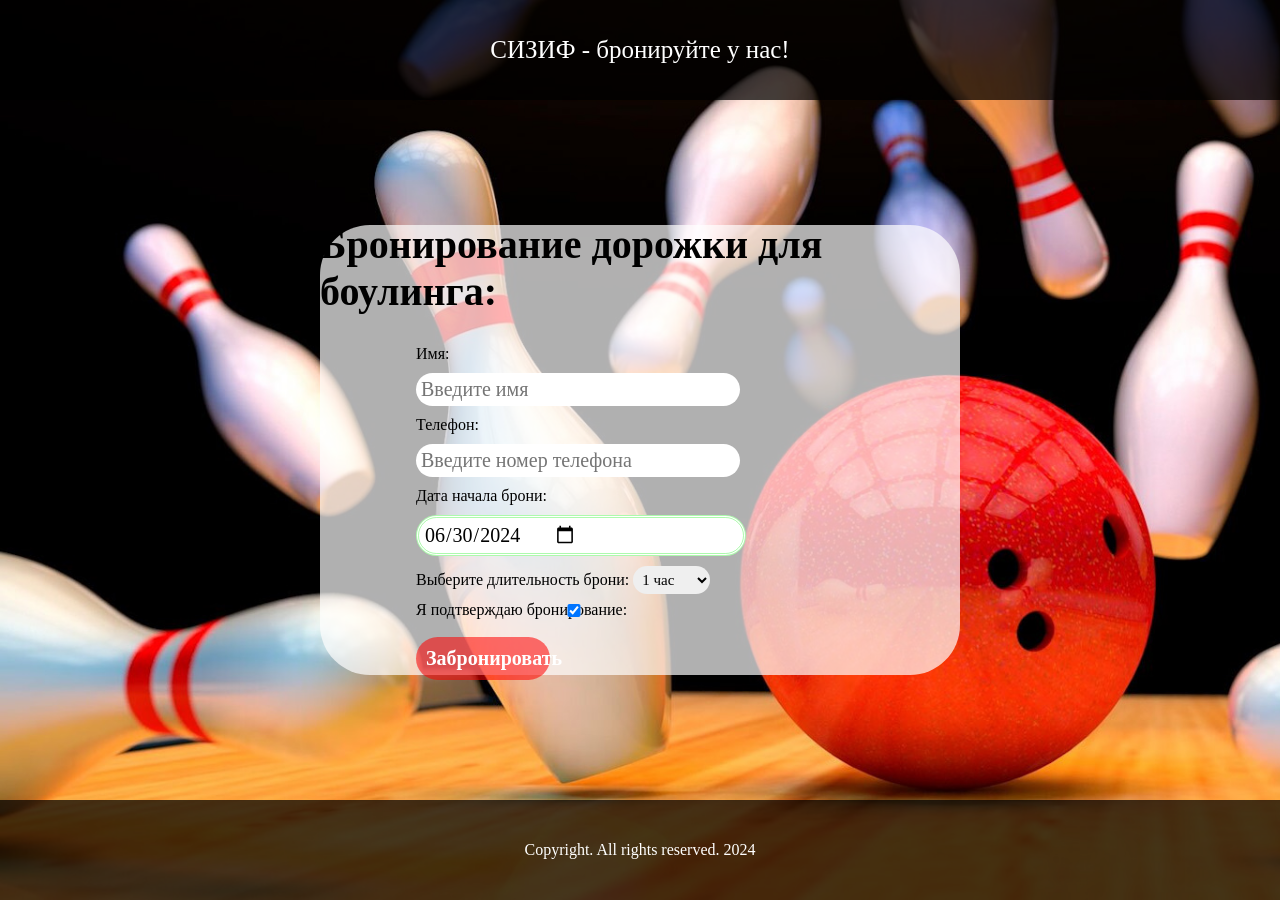
<file: index.html>
<!DOCTYPE html>
<html lang="en">
<head>
    <meta charset="UTF-8">
    <meta name="viewport" content="width=device-width, initial-scale=1.0">
    <title>Запись на бронирование</title>
    <link rel="stylesheet" href="style.css">
</head>
<body>
    <header>
        <p>СИЗИФ - бронируйте у нас!</p>
    </header>
    <div id="mainform">
        <div><h1>Бронирование дорожки для боулинга:</h1></div>
        <form id="forma" action="">
            <div>
                <label>Имя: <input id="namepl" type="text" title="Имя является обязательным полем и может содержать только кириллицу." placeholder="Введите имя" pattern="([А-Яа-яЁё]+)" required/></label>
            </div>
            <div>
                <label>Телефон: <input id="phonepl" title="Телефон является обязательным полем и должен содержать 10 цифр, начиная с +7 или 8 (далее введите цифры без пробелов и других знаков)." placeholder="Введите номер телефона" pattern="(8|\+7)[0-9]{10}" required/></label>
            </div>
            <div>
                <label>Дата начала брони: <input id="datepl" type="date" value="2024-06-30" min="2024-06-30" /></label>
            </div>
            <div>
                <label>Выберите длительность брони: <select id="timepl" title="Длительность брони является обязательным полем." required>
                    <option>1 час</option>
                    <option>3 часа</option>
                    <option>5 часов</option>
                </select></label>
            </div>
            <div id="stroke">
                <p>Я подтверждаю бронирование: </p>
                <input type="checkbox" checked="checked" class="checkbox" required title="Подтвердите бронирование." />
            </div>
            <div>
                <button type="submit" class="but open">Забронировать</button>
            </div>
        </form>
    </div>
    <footer>
        <p>Copyright. All rights reserved. 2024</p>
    </footer>
</body>
<script>
    document.querySelector('.checkbox').addEventListener('change', function() {
        if (document.querySelector('.checkbox').checked) {
            document.querySelector('.but').classList.remove('close')
            document.querySelector('.but').classList.add('open')
        } else {
        document.querySelector('.but').classList.remove('open')
        document.querySelector('.but').classList.add('close')
        }
    })
    const date=document.getElementById('datepl').value
    const time=document.getElementById('timepl').value
    document.getElementById('forma').addEventListener('submit', function(e) {
        e.preventDefault()
        alert(`Бронирование на ${date} ${time} отправлено на рассмотрение администратора.`)
    })
</script>
</html>
</file>
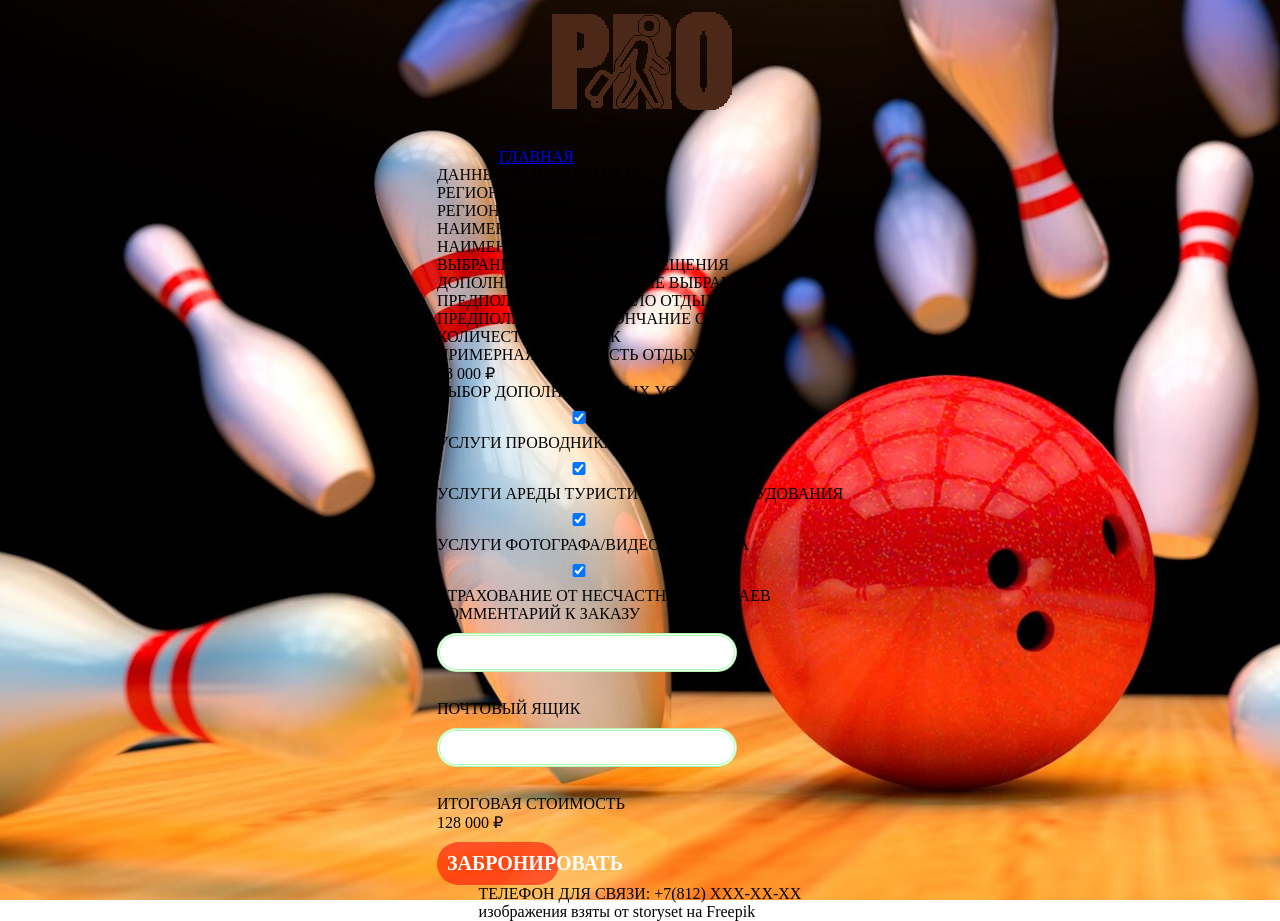
<file: booking.html>
<!DOCTYPE html>
<html lang="ru">
<head>
	<meta charset="UTF-8">
	<link rel='stylesheet' href='style.css'>
	<link rel="preconnect" href="https://fonts.googleapis.com">
	<link rel="preconnect" href="https://fonts.gstatic.com" crossorigin>
	<link href="https://fonts.googleapis.com/css2?family=Fira+Sans+Extra+Condensed:wght@400;500;800&display=swap" rel="stylesheet">
	<title>ТуристPro - бронирование</title>
</head>
<body>
    
    <script>
		const value1=localStorage.getItem('vybor1');
        const value2=localStorage.getItem('vybor2');
	</script>
    

    <div class='header'>
		<div class='container'>
			<div class='header-line'>
				<div class='header-logo'>
					<img src="logo.png" alt="" class="logo">
				</div>
				
				<div class='navs'>
					<a class='nav-items' href="index.html">ГЛАВНАЯ</a>
				</div>
			</div>
		</div>
	</div>

    <div class="info">
        <div class="zakazinfo">
            ДАННЫЕ ВАШЕГО ЗАКАЗА
        </div>
        <div class="nregionbooks">
            РЕГИОН
        </div>
        <form id="regionbooks">
            РЕГИОН
        </form>
        <script>
            var vor="voronejpl", car="careliapl", pat="patpl", kap="kappl";
            const book=localStorage.getItem('placeend');
            const regionbook=document.querySelector('#regionbooks');
            if (book==vor) {
                regionbook.innerHTML='<div class="bookregion1">ЦЕНТРАЛЬНЫЙ ФЕДЕРАЛЬНЫЙ ОКРУГ</div>';
            }
            if (book==car) {
                regionbook.innerHTML='<div class="bookregion1">СЕВЕРО-ЗАПАДНЫЙ ФЕДЕРАЛЬНЫЙ ОКРУГ</div>';
            }
            if (book==pat) {
                regionbook.innerHTML='<div class="bookregion1">ЮЖНЫЙ ФЕДЕРАЛЬНЫЙ ОКРУГ</div>';
            }
            if (book==kap) {
                regionbook.innerHTML='<div class="bookregion1">ДАЛЬНЕВОСТОЧНЫЙ ФЕДЕРАЛЬНЫЙ ОКРУГ</div>';
            }
        </script>
        <div class="nmarshbooks">
            НАИМЕНОВАНИЕ МАРШРУТА
        </div>
        <form id="marshbooks">
            НАИМЕНОВАНИЕ МАРШРУТА
        </form>
        <script>
            var vor="voronejpl", car="careliapl", pat="patpl", kap="kappl";
            const bookm=localStorage.getItem('placeend');
            const marshbook=document.querySelector('#marshbooks');
            if (bookm==vor) {
                marshbook.innerHTML='<div class="marshregion1">"ПОИСК НАСТОЯЩИХ СОКРОВИЩ"</div>';
            }
            if (bookm==car) {
                marshbook.innerHTML='<div class="marshregion1">"ПЁТСЁВААРА - ЦАРСТВО ГОРНЫХ ТРОЛЛЕЙ"Г</div>';
            }
            if (bookm==pat) {
                marshbook.innerHTML='<div class="marshregion1">"ТРОПАМИ ПЯТИГОРИИ"</div>';
            }
            if (bookm==kap) {
                marshbook.innerHTML='<div class="marshregion1">"СТРАЖИ ДАЛЁКОГО ГОРОДА"</div>';
            }
        </script>
        <div class="nvarbooks">
            ВЫБРАННЫЕ ЗОНЫ ДЛЯ ПОСЕЩЕНИЯ
        </div>
        <form id="varbooks">
            ВЫБРАННЫЕ ЗОНЫ ДЛЯ ПОСЕЩЕНИЯ
        </form>
        <script>
            var svitn="svit", shatrn="shatr", hackn="hack", kiryan="kirya", suvstann="suvstan", malsedn="malsed", vodspon="vodspo", vulgorn="vulgor";
            const varbook=document.querySelector('#varbooks');
            const vyb1=localStorage.getItem('vybor1');
            const vyb2=localStorage.getItem('vybor2')
            if (vyb1!==null) {
                if (vyb1==svitn) {
                varbook.innerHTML='<div class="marshvybor1">СВИТСКИЙ КОРПУС</div>';
                }
                if (vyb1==hackn) {
                varbook.innerHTML='<div class="marshvybor1">ОЗЕРО ХАУККАЯРВИ</div>';
                }
                if (vyb1==suvstann) {
                varbook.innerHTML='<div class="marshvybor1">ИСТОЧНИКИ СУВОРОВСКОЙ СТАНИЦЫ</div>';
                }
                if (vyb1==vodspon) {
                varbook.innerHTML='<div class="marshvybor1">ВОДОПАД СПОКОЙНЫЙ</div>';
                }
            }
            if (vyb2!==null) {
                if (vyb2==shatrn) {
                varbook.innerHTML='<div class="marshvybor1">ШАТРИЩЕ</div>';
                }
                if (vyb2==kiryan) {
                varbook.innerHTML='<div class="marshvybor1">ПОСЁЛОК КИРЬЯВАЛАХТИ</div>';
                }
                if (vyb2==malsedn) {
                varbook.innerHTML='<div class="marshvybor1">ГОРА МАЛОЕ СЕДЛО</div>';
                }
                if (vyb2==vulgorn) {
                varbook.innerHTML='<div class="marshvybor1">ВУЛКАН ГОРЕЛЫЙ</div>';
                }
            }
            if ((vyb1!==null)&&(vyb2!==null)) {
                if ((vyb1==svitn)&&(vyb2==shatrn)) {
                    varbook.innerHTML='<div class="marshvybor1">СВИТСКИЙ КОРПУС<br>ШАТРИЩЕ</div>';
                }
                if ((vyb1==hackn)&&(vyb2==kiryan)) {
                    varbook.innerHTML='<div class="marshvybor1">ОЗЕРО ХАУККАЯРВИ<br>ПОСЁЛОК КИРЬЯВАЛАХТИ</div>';
                }
                if ((vyb1==suvstann)&&(vyb2==malsedn)) {
                    varbook.innerHTML='<div class="marshvybor1">ИСТОЧНИКИ СУВОРОВСКОЙ СТАНИЦЫ<br>ГОРА МАЛОЕ СЕДЛО</div>';
                }
                if ((vyb1==vodspon)&&(vyb2==vulgorn)) {
                    varbook.innerHTML='<div class="marshvybor1">ВОДОПАД СПОКОЙНЫЙ<br>ВУЛКАН ГОРЕЛЫЙ</div>';
                }
            }
            if ((vyb1==null)&&(vyb2==null)) {
                varbook.innerHTML='<div class="marshvybor1">ДОПОЛНИТЕЛЬНЫЕ ЗОНЫ НЕ ВЫБРАНЫ</div>';
            }
        </script>
        <div class="start">
            <div class="marshdtst">
                ПРЕДПОЛАГАЕМОЕ НАЧАЛО ОТДЫХА
            </div>
            <div class="stdtbook">
                <form id="stbooks">
                    ПРЕДПОЛАГАЕМОЕ НАЧАЛО ОТДЫХА
                </form>
            </div>
            <script>
                const bookst=localStorage.getItem('startdt')
                const stbook=document.querySelector('#stbooks');
                stbook.innerHTML=bookst;
            </script>
        </div>
        <div class="end">
            <div class="marshdtend">
                ПРЕДПОЛАГАЕМОЕ ОКОНЧАНИЕ ОТДЫХА
            </div>
            <div class="enddtbook">
                <form id="endbooks">
                    ПРЕДПОЛАГАЕМОЕ ОКОНЧАНИЕ ОТДЫХА
                </form>
            </div>
            <script>
                const bookend=localStorage.getItem('enddt')
                const endbook=document.querySelector('#endbooks');
                endbook.innerHTML=bookend;
            </script>
        </div>
        <div class="marshppl">
            КОЛИЧЕСТВО ЧЕЛОВЕК
        </div>
        <div class="pplbook">
            <form id="pplbooks">
                КОЛИЧЕСТВО ЧЕЛОВЕК
            </form>
        </div>
        <script>
            const bookppl=localStorage.getItem('countppl')
            const pepbook=document.querySelector('#pplbooks');
            pepbook.innerHTML=bookppl;
        </script>
        <div class="price">
            ПРИМЕРНАЯ СТОИМОСТЬ ОТДЫХА
        </div>
        <div class="pprice">
            <div id="pribo">
                58 000 ₽
            </div>
            <script>
                var vor="voronejpl", car="careliapl", pat="patpl", kap="kappl";
                const bookp=localStorage.getItem('placeend');
                const pbook=document.querySelector('#pribo');
                if (bookp==vor) {
                    pbook.innerHTML='<div class="marshvybor2">58 000 ₽</div>';
                }
                if (bookp==car) {
                    pbook.innerHTML='<div class="marshvybor2">30 000 ₽</div>';
                }
                if (bookp==pat) {
                    pbook.innerHTML='<div class="marshvybor2">72 000 ₽</div>';
                }
                if (bookp==kap) {
                    pbook.innerHTML='<div class="marshvybor2">95 000 ₽</div>';
                }
            </script>
        </div>
        <div class="dop">
            <div class="ndop">
                ВЫБОР ДОПОЛНИТЕЛЬНЫХ УСЛУГ
            </div>
            <form id="vdop">
                <div class="formdop">
                    <input id="vdop11" type="checkbox" class="vdop11v" name="vdopv11" value="provodnik" checked="checked" onclick="summa()">
                    <label class="nvdop11" for="vdop11">УСЛУГИ ПРОВОДНИКА</label><br>
                    <input id="vdop12" type="checkbox" class="vdop12v" name="vdopv12" value="instr" checked="checked" onclick="summa()">
                    <label class="nvdop12" for="vdop12">УСЛУГИ АРЕДЫ ТУРИСТИЧЕСКОГО ОБОРУДОВАНИЯ</label><br>
                    <input id="vdop13" type="checkbox" class="vdop13v" name="vdopv13" value="photo" checked="checked" onclick="summa()">
                    <label class="nvdop13" for="vdop13">УСЛУГИ ФОТОГРАФА/ВИДЕООПЕРАТОРА</label><br>
                    <input id="vdop14" type="checkbox" class="vdop14v" name="vdopv14" value="dead" checked="checked" onclick="summa()">
                    <label class="nvdop14" for="vdop14">СТРАХОВАНИЕ ОТ НЕСЧАСТНЫХ СЛУЧАЕВ</label><br>
                </div>

                <div class="comdiv">
                    <label class="comzak">КОММЕНТАРИЙ К ЗАКАЗУ</label>
                    <input id="comm" type="text" name="commv"><br>
                </div>

                <div class="comdiv">
                    <label class="poctzak">ПОЧТОВЫЙ ЯЩИК</label>
                    <input id="pochta" type="email" name="address"><br>
                </div>

                <div class="itogo">
                    ИТОГОВАЯ СТОИМОСТЬ
                </div>
                <div class="itogsum">
                    <div id="itosu">
                        128 000 ₽
                    </div>
                </div>
                <script>
                    var vor="voronejpl", car="careliapl", pat="patpl", kap="kappl";
                    const bookpat=localStorage.getItem('placeend');
                    const plat=document.querySelector('#itosu');
                    if (bookpat==vor) {
                        plat.innerHTML='<div class="marshvybor2">128 000 ₽</div>';
                    }
                    if (bookpat==car) {
                        plat.innerHTML='<div class="marshvybor2">100 000 ₽</div>';
                    }
                    if (bookpat==pat) {
                        plat.innerHTML='<div class="marshvybor2">142 000 ₽</div>';
                    }
                    if (bookpat==kap) {
                        plat.innerHTML='<div class="marshvybor2">165 000 ₽</div>';
                    }
                    // var vor="voronejpl", car="careliapl", pat="patpl", kap="kappl";
                    // const plat=document.querySelector('#itosu');
                    // const bookpat=localStorage.getItem('placeend');
                    // if (bookpat==vor) {
                    //     plat.innerHTML='58 000 ₽';
                    // }
                    // if (bookpat==vor) {
                    //     plat.innerHTML='30 000 ₽';
                    // }
                    // if (bookpat==vor) {
                    //     plat.innerHTML='72 000 ₽';
                    // }
                    // if (bookpat==vor) {
                    //     plat.innerHTML='95 000 ₽';
                    // }
                </script>
                <script>
                    const sumit1=58, sumit2=30, sumit3=72, sumit4=95, s1=10, s2=15, s3=25, s4=20;
                    var chbox1, chbox2, chbox3, chbox4;
                    var vor="voronejpl", car="careliapl", pat="patpl", kap="kappl";
                    const vbok11=document.querySelector('.itogsum');
                    const bookpa=localStorage.getItem('placeend');
                    function summa() {
                        chbox1=document.getElementById('vdop11');
                        chbox2=document.getElementById('vdop12');
                        chbox3=document.getElementById('vdop13');
                        chbox4=document.getElementById('vdop14');
                        if (bookpa==vor) {
                            if ((chbox1.checked)&&(chbox2.checked)&&(chbox3.checked)&&(chbox4.checked)) {
                                vbok11.innerHTML=sumit1+s1+s2+s3+s4+' 000 ₽';
                            }
                            if (!(chbox1.checked)&&(chbox2.checked)&&(chbox3.checked)&&(chbox4.checked)) {
                                vbok11.innerHTML=sumit1+s2+s3+s4+' 000 ₽';
                            }
                            if ((chbox1.checked)&&!(chbox2.checked)&&(chbox3.checked)&&(chbox4.checked)) {
                                vbok11.innerHTML=sumit1+s1+s3+s4+' 000 ₽';
                            }
                            if ((chbox1.checked)&&(chbox2.checked)&&!(chbox3.checked)&&(chbox4.checked)) {
                                vbok11.innerHTML=sumit1+s2+s1+s4+' 000 ₽';
                            }
                            if ((chbox1.checked)&&(chbox2.checked)&&(chbox3.checked)&&!(chbox4.checked)) {
                                vbok11.innerHTML=sumit1+s2+s3+s1+' 000 ₽';
                            }
                            if ((chbox1.checked)&&(chbox2.checked)&&!(chbox3.checked)&&!(chbox4.checked)) {
                                vbok11.innerHTML=sumit1+s2+s1+' 000 ₽';
                            }
                            if (!(chbox1.checked)&&(chbox2.checked)&&(chbox3.checked)&&!(chbox4.checked)) {
                                vbok11.innerHTML=sumit1+s2+s3+' 000 ₽';
                            }
                            if (!(chbox1.checked)&&!(chbox2.checked)&&(chbox3.checked)&&(chbox4.checked)) {
                                vbok11.innerHTML=sumit1+s3+s4+' 000 ₽';
                            }
                            if ((chbox1.checked)&&!(chbox2.checked)&&!(chbox3.checked)&&(chbox4.checked)) {
                                vbok11.innerHTML=sumit1+s4+s1+' 000 ₽';
                            }
                            if ((chbox1.checked)&&!(chbox2.checked)&&(chbox3.checked)&&!(chbox4.checked)) {
                                vbok11.innerHTML=sumit1+s3+s1+' 000 ₽';
                            }
                            if (!(chbox1.checked)&&(chbox2.checked)&&!(chbox3.checked)&&(chbox4.checked)) {
                                vbok11.innerHTML=sumit1+s2+s4+' 000 ₽';
                            }
                            if ((chbox1.checked)&&!(chbox2.checked)&&!(chbox3.checked)&&!(chbox4.checked)) {
                                vbok11.innerHTML=sumit1+s1+' 000 ₽';
                            }
                            if (!(chbox1.checked)&&(chbox2.checked)&&!(chbox3.checked)&&!(chbox4.checked)) {
                                vbok11.innerHTML=sumit1+s2+' 000 ₽';
                            }
                            if (!(chbox1.checked)&&!(chbox2.checked)&&(chbox3.checked)&&!(chbox4.checked)) {
                                vbok11.innerHTML=sumit1+s3+' 000 ₽';
                            }
                            if (!(chbox1.checked)&&!(chbox2.checked)&&!(chbox3.checked)&&(chbox4.checked)) {
                                vbok11.innerHTML=sumit1+s4+' 000 ₽';
                            }
                            if (!(chbox1.checked)&&!(chbox2.checked)&&!(chbox3.checked)&&(!chbox4.checked)) {
                                vbok11.innerHTML=sumit1+' 000 ₽';
                            }
                        }
                        if (bookpa==car) {
                            if ((chbox1.checked)&&(chbox2.checked)&&(chbox3.checked)&&(chbox4.checked)) {
                                vbok11.innerHTML=sumit2+s1+s2+s3+s4+' 000 ₽';
                            }
                            if (!(chbox1.checked)&&(chbox2.checked)&&(chbox3.checked)&&(chbox4.checked)) {
                                vbok11.innerHTML=sumit2+s2+s3+s4+' 000 ₽';
                            }
                            if ((chbox1.checked)&&!(chbox2.checked)&&(chbox3.checked)&&(chbox4.checked)) {
                                vbok11.innerHTML=sumit2+s1+s3+s4+' 000 ₽';
                            }
                            if ((chbox1.checked)&&(chbox2.checked)&&!(chbox3.checked)&&(chbox4.checked)) {
                                vbok11.innerHTML=sumit2+s2+s1+s4+' 000 ₽';
                            }
                            if ((chbox1.checked)&&(chbox2.checked)&&(chbox3.checked)&&!(chbox4.checked)) {
                                vbok11.innerHTML=sumit2+s2+s3+s1+' 000 ₽';
                            }
                            if ((chbox1.checked)&&(chbox2.checked)&&!(chbox3.checked)&&!(chbox4.checked)) {
                                vbok11.innerHTML=sumit2+s2+s1+' 000 ₽';
                            }
                            if (!(chbox1.checked)&&(chbox2.checked)&&(chbox3.checked)&&!(chbox4.checked)) {
                                vbok11.innerHTML=sumit2+s2+s3+' 000 ₽';
                            }
                            if (!(chbox1.checked)&&!(chbox2.checked)&&(chbox3.checked)&&(chbox4.checked)) {
                                vbok11.innerHTML=sumit2+s3+s4+' 000 ₽';
                            }
                            if ((chbox1.checked)&&!(chbox2.checked)&&!(chbox3.checked)&&(chbox4.checked)) {
                                vbok11.innerHTML=sumit2+s4+s1+' 000 ₽';
                            }
                            if ((chbox1.checked)&&!(chbox2.checked)&&(chbox3.checked)&&!(chbox4.checked)) {
                                vbok11.innerHTML=sumit2+s3+s1+' 000 ₽';
                            }
                            if (!(chbox1.checked)&&(chbox2.checked)&&!(chbox3.checked)&&(chbox4.checked)) {
                                vbok11.innerHTML=sumit2+s2+s4+' 000 ₽';
                            }
                            if ((chbox1.checked)&&!(chbox2.checked)&&!(chbox3.checked)&&!(chbox4.checked)) {
                                vbok11.innerHTML=sumit2+s1+' 000 ₽';
                            }
                            if (!(chbox1.checked)&&(chbox2.checked)&&!(chbox3.checked)&&!(chbox4.checked)) {
                                vbok11.innerHTML=sumit2+s2+' 000 ₽';
                            }
                            if (!(chbox1.checked)&&!(chbox2.checked)&&(chbox3.checked)&&!(chbox4.checked)) {
                                vbok11.innerHTML=sumit2+s3+' 000 ₽';
                            }
                            if (!(chbox1.checked)&&!(chbox2.checked)&&!(chbox3.checked)&&(chbox4.checked)) {
                                vbok11.innerHTML=sumit2+s4+' 000 ₽';
                            }
                            if (!(chbox1.checked)&&!(chbox2.checked)&&!(chbox3.checked)&&(!chbox4.checked)) {
                                vbok11.innerHTML=sumit2+' 000 ₽';
                            }
                        }
                        if (bookpa==pat) {
                            if ((chbox1.checked)&&(chbox2.checked)&&(chbox3.checked)&&(chbox4.checked)) {
                                vbok11.innerHTML=sumit3+s1+s2+s3+s4+' 000 ₽';
                            }
                            if (!(chbox1.checked)&&(chbox2.checked)&&(chbox3.checked)&&(chbox4.checked)) {
                                vbok11.innerHTML=sumit3+s2+s3+s4+' 000 ₽';
                            }
                            if ((chbox1.checked)&&!(chbox2.checked)&&(chbox3.checked)&&(chbox4.checked)) {
                                vbok11.innerHTML=sumit3+s1+s3+s4+' 000 ₽';
                            }
                            if ((chbox1.checked)&&(chbox2.checked)&&!(chbox3.checked)&&(chbox4.checked)) {
                                vbok11.innerHTML=sumit3+s2+s1+s4+' 000 ₽';
                            }
                            if ((chbox1.checked)&&(chbox2.checked)&&(chbox3.checked)&&!(chbox4.checked)) {
                                vbok11.innerHTML=sumit3+s2+s3+s1+' 000 ₽';
                            }
                            if ((chbox1.checked)&&(chbox2.checked)&&!(chbox3.checked)&&!(chbox4.checked)) {
                                vbok11.innerHTML=sumit3+s2+s1+' 000 ₽';
                            }
                            if (!(chbox1.checked)&&(chbox2.checked)&&(chbox3.checked)&&!(chbox4.checked)) {
                                vbok11.innerHTML=sumit3+s2+s3+' 000 ₽';
                            }
                            if (!(chbox1.checked)&&!(chbox2.checked)&&(chbox3.checked)&&(chbox4.checked)) {
                                vbok11.innerHTML=sumit3+s3+s4+' 000 ₽';
                            }
                            if ((chbox1.checked)&&!(chbox2.checked)&&!(chbox3.checked)&&(chbox4.checked)) {
                                vbok11.innerHTML=sumit3+s4+s1+' 000 ₽';
                            }
                            if ((chbox1.checked)&&!(chbox2.checked)&&(chbox3.checked)&&!(chbox4.checked)) {
                                vbok11.innerHTML=sumit3+s3+s1+' 000 ₽';
                            }
                            if (!(chbox1.checked)&&(chbox2.checked)&&!(chbox3.checked)&&(chbox4.checked)) {
                                vbok11.innerHTML=sumit3+s2+s4+' 000 ₽';
                            }
                            if ((chbox1.checked)&&!(chbox2.checked)&&!(chbox3.checked)&&!(chbox4.checked)) {
                                vbok11.innerHTML=sumit3+s1+' 000 ₽';
                            }
                            if (!(chbox1.checked)&&(chbox2.checked)&&!(chbox3.checked)&&!(chbox4.checked)) {
                                vbok11.innerHTML=sumit3+s2+' 000 ₽';
                            }
                            if (!(chbox1.checked)&&!(chbox2.checked)&&(chbox3.checked)&&!(chbox4.checked)) {
                                vbok11.innerHTML=sumit3+s3+' 000 ₽';
                            }
                            if (!(chbox1.checked)&&!(chbox2.checked)&&!(chbox3.checked)&&(chbox4.checked)) {
                                vbok11.innerHTML=sumit3+s4+' 000 ₽';
                            }
                            if (!(chbox1.checked)&&!(chbox2.checked)&&!(chbox3.checked)&&(!chbox4.checked)) {
                                vbok11.innerHTML=sumit3+' 000 ₽';
                            }
                        }
                        if (bookpa==kap) {
                            if ((chbox1.checked)&&(chbox2.checked)&&(chbox3.checked)&&(chbox4.checked)) {
                                vbok11.innerHTML=sumit4+s1+s2+s3+s4+' 000 ₽';
                            }
                            if (!(chbox1.checked)&&(chbox2.checked)&&(chbox3.checked)&&(chbox4.checked)) {
                                vbok11.innerHTML=sumit4+s2+s3+s4+' 000 ₽';
                            }
                            if ((chbox1.checked)&&!(chbox2.checked)&&(chbox3.checked)&&(chbox4.checked)) {
                                vbok11.innerHTML=sumit4+s1+s3+s4+' 000 ₽';
                            }
                            if ((chbox1.checked)&&(chbox2.checked)&&!(chbox3.checked)&&(chbox4.checked)) {
                                vbok11.innerHTML=sumit4+s2+s1+s4+' 000 ₽';
                            }
                            if ((chbox1.checked)&&(chbox2.checked)&&(chbox3.checked)&&!(chbox4.checked)) {
                                vbok11.innerHTML=sumit4+s2+s3+s1+' 000 ₽';
                            }
                            if ((chbox1.checked)&&(chbox2.checked)&&!(chbox3.checked)&&!(chbox4.checked)) {
                                vbok11.innerHTML=sumit4+s2+s1+' 000 ₽';
                            }
                            if (!(chbox1.checked)&&(chbox2.checked)&&(chbox3.checked)&&!(chbox4.checked)) {
                                vbok11.innerHTML=sumit4+s2+s3+' 000 ₽';
                            }
                            if (!(chbox1.checked)&&!(chbox2.checked)&&(chbox3.checked)&&(chbox4.checked)) {
                                vbok11.innerHTML=sumit4+s3+s4+' 000 ₽';
                            }
                            if ((chbox1.checked)&&!(chbox2.checked)&&!(chbox3.checked)&&(chbox4.checked)) {
                                vbok11.innerHTML=sumit4+s4+s1+' 000 ₽';
                            }
                            if ((chbox1.checked)&&!(chbox2.checked)&&(chbox3.checked)&&!(chbox4.checked)) {
                                vbok11.innerHTML=sumit4+s3+s1+' 000 ₽';
                            }
                            if (!(chbox1.checked)&&(chbox2.checked)&&!(chbox3.checked)&&(chbox4.checked)) {
                                vbok11.innerHTML=sumit4+s2+s4+' 000 ₽';
                            }
                            if ((chbox1.checked)&&!(chbox2.checked)&&!(chbox3.checked)&&!(chbox4.checked)) {
                                vbok11.innerHTML=sumit4+s1+' 000 ₽';
                            }
                            if (!(chbox1.checked)&&(chbox2.checked)&&!(chbox3.checked)&&!(chbox4.checked)) {
                                vbok11.innerHTML=sumit4+s2+' 000 ₽';
                            }
                            if (!(chbox1.checked)&&!(chbox2.checked)&&(chbox3.checked)&&!(chbox4.checked)) {
                                vbok11.innerHTML=sumit4+s3+' 000 ₽';
                            }
                            if (!(chbox1.checked)&&!(chbox2.checked)&&!(chbox3.checked)&&(chbox4.checked)) {
                                vbok11.innerHTML=sumit4+s4+' 000 ₽';
                            }
                            if (!(chbox1.checked)&&!(chbox2.checked)&&!(chbox3.checked)&&(!chbox4.checked)) {
                                vbok11.innerHTML=sumit4+' 000 ₽';
                            }
                        }
                    }
                </script>
                <div class="buttonbook">
                    <button type="submit" onclick="alert('Благодарим за бронирование! Скоро мы свяжемся с Вами!')" class="bookbt" data-href="search.html">ЗАБРОНИРОВАТЬ</button>
                </div>
            </form>
        </div>
    </div>

    <div class="fouter">
		<div class="fouternum">
			ТЕЛЕФОН ДЛЯ СВЯЗИ: +7(812) ХХХ-ХХ-ХХ 
		</div>
		<div class="foutero">
			изображения взяты от storyset на Freepik
		</div>
	</div>
</body>
</html>
</file>
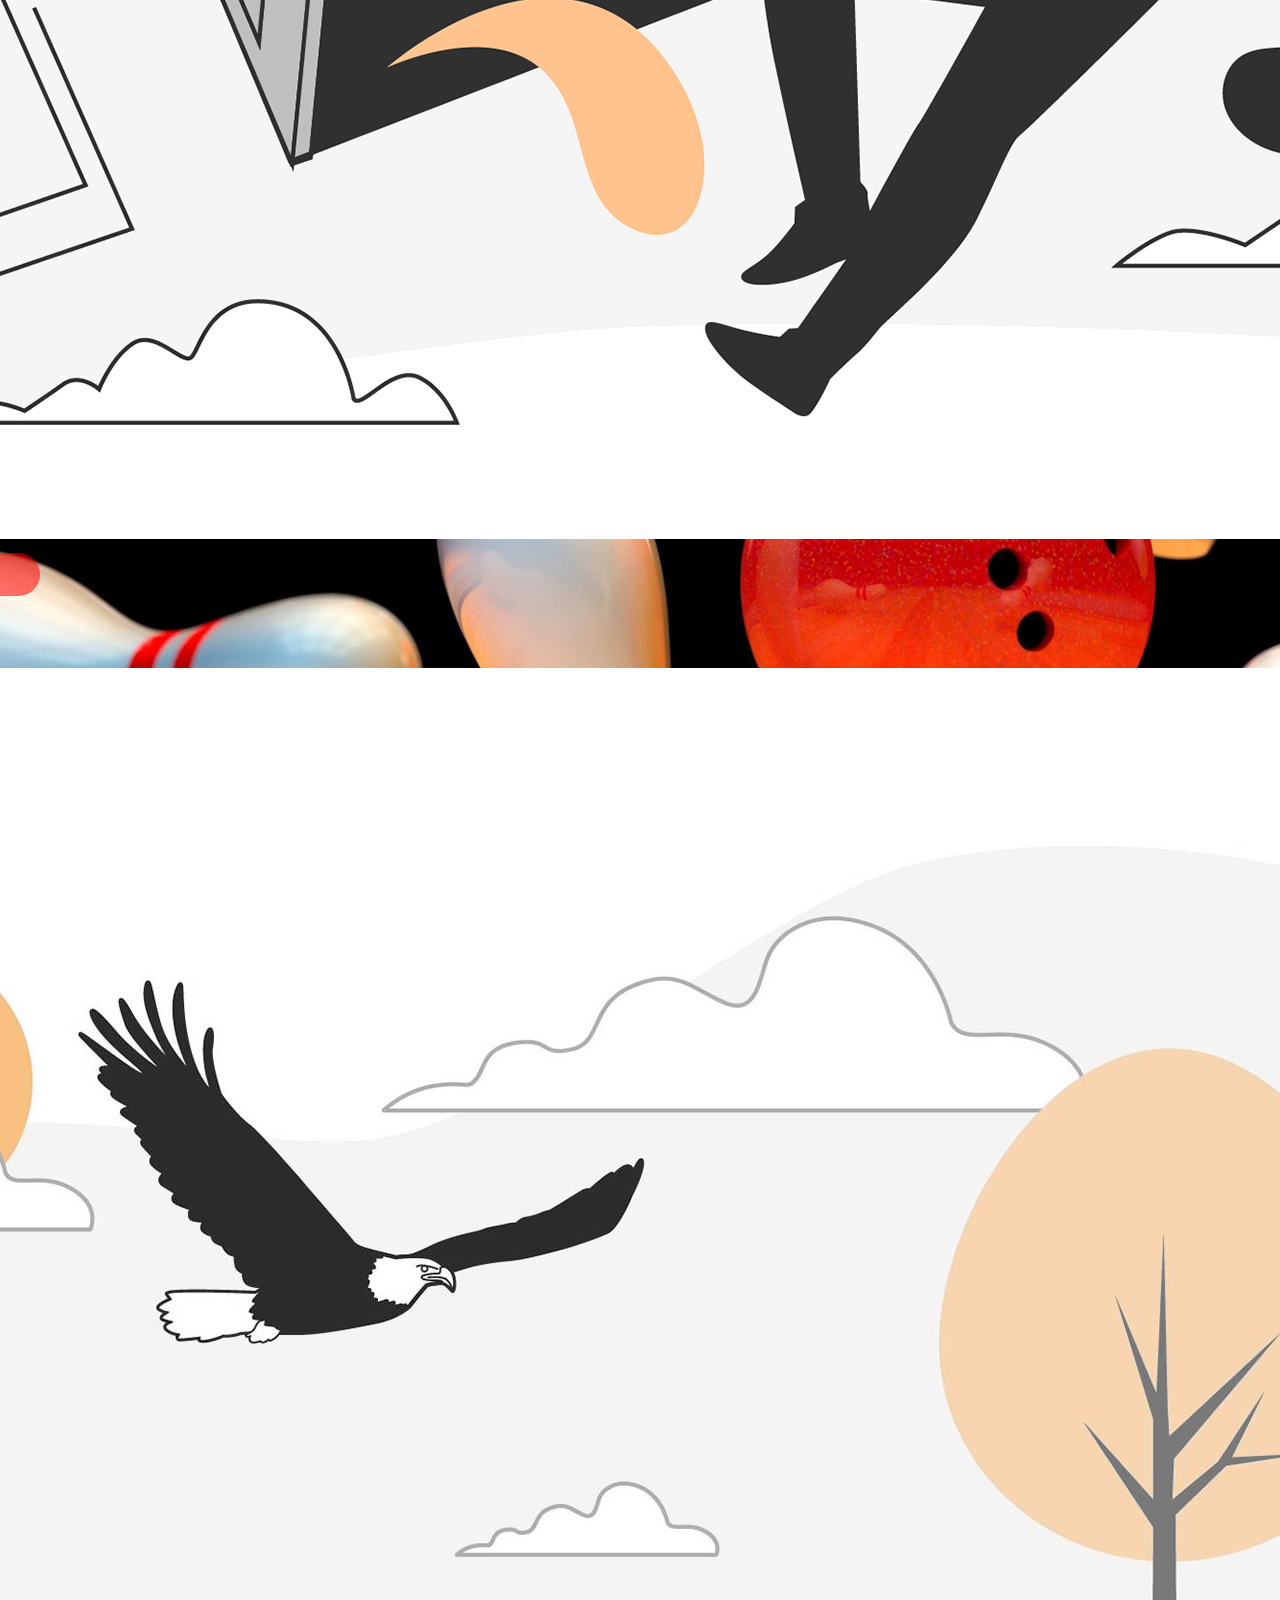
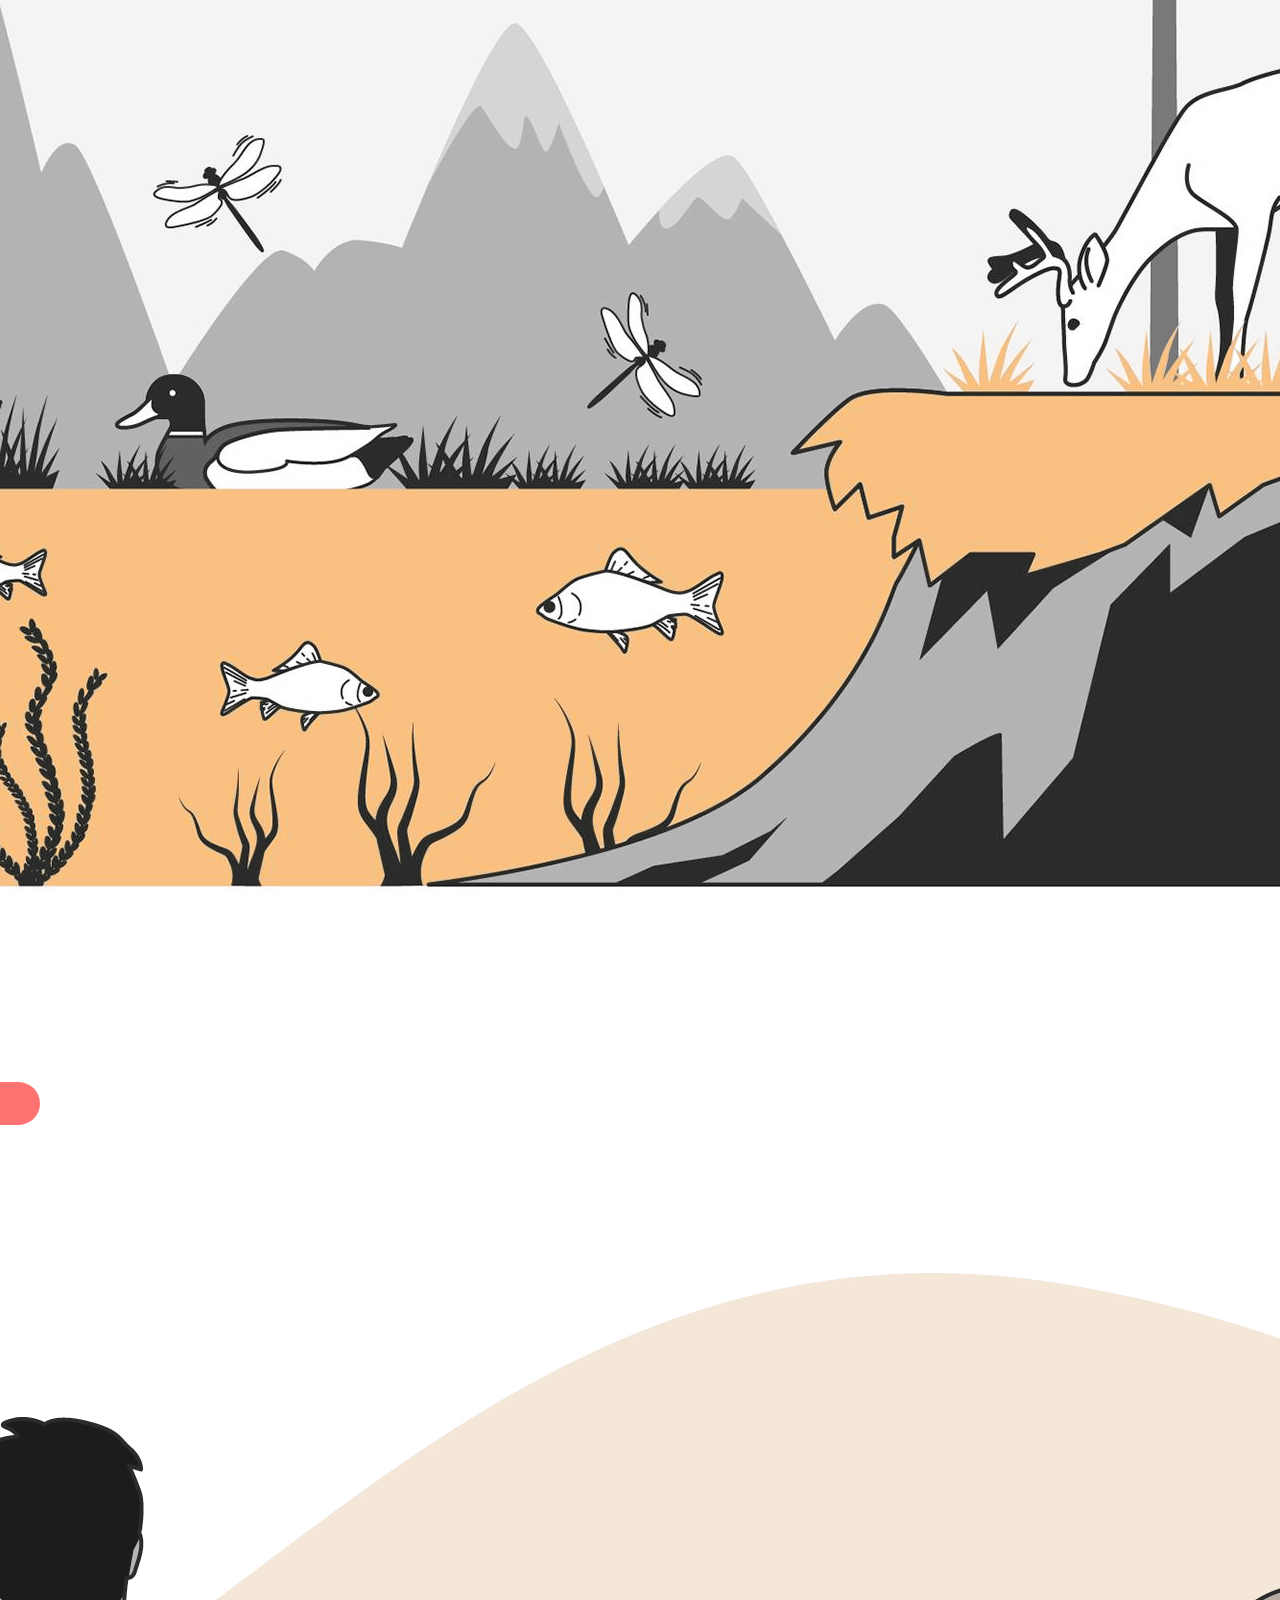
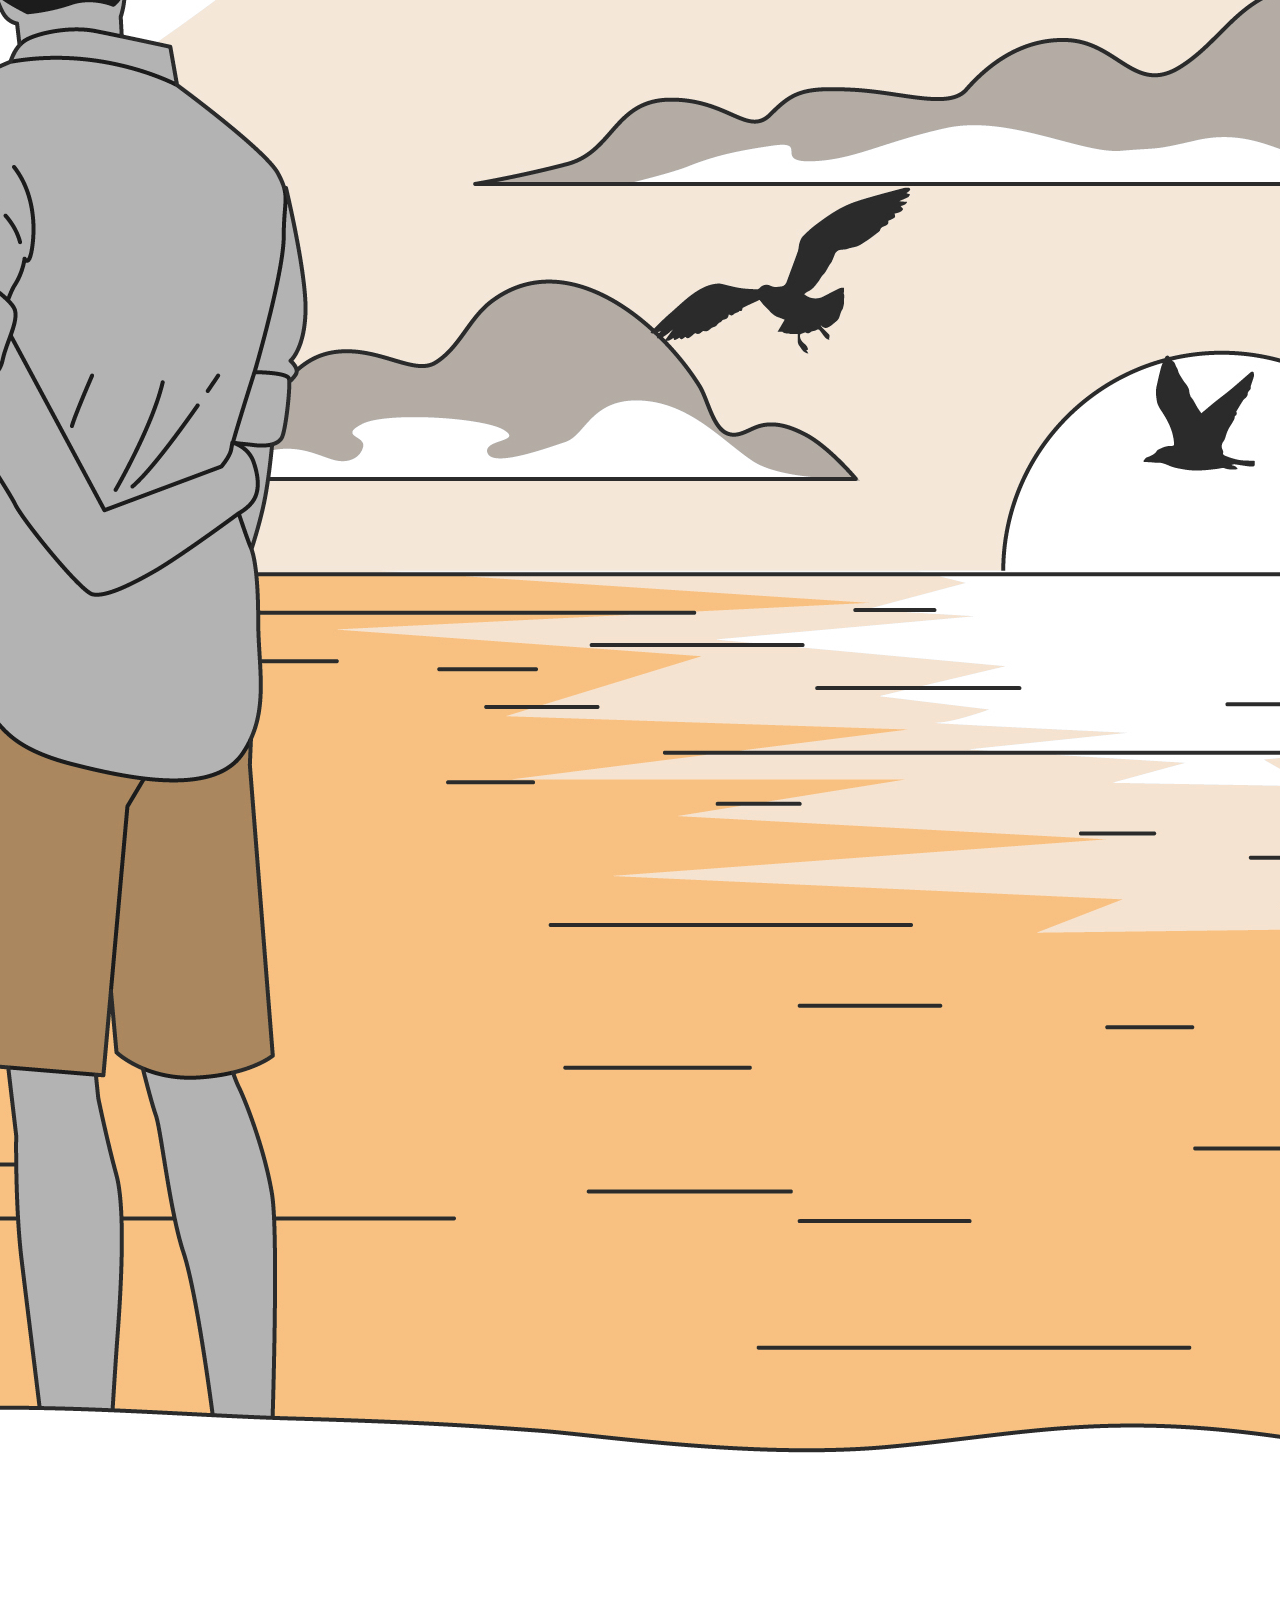
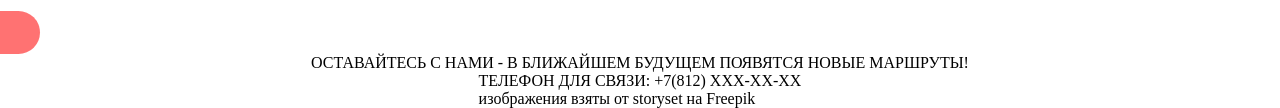
<file: search.html>
<!DOCTYPE html>
<html lang="ru">
<head>
	<meta charset="UTF-8">
	<link rel='stylesheet' href='style.css'>
	<link rel="preconnect" href="https://fonts.googleapis.com">
	<link rel="preconnect" href="https://fonts.gstatic.com" crossorigin>
	<link href="https://fonts.googleapis.com/css2?family=Fira+Sans+Extra+Condensed:wght@400;500;800&display=swap" rel="stylesheet">
	<title>ТуристPro - поиск маршрутов</title>
</head>

<body>

    <div class='header'>
		<div class='container'>
			<div class='header-line'>
				<div class='header-logo'>
					<img src="logo.png" alt="" class="logo">
				</div>
				
				<div class='navs'>
					<a class='nav-items' href="index.html">ГЛАВНАЯ</a>
				</div>
			</div>
		</div>
	</div>

    <div id="myBtnContainer">
        <button class="btn all" onclick="filterSelection('all')">ВСЕ РЕГИОНЫ</button>
        <button class="btn cfo" onclick="filterSelection('cfo')">ЦЕНТРАЛЬНЫЙ ФО</button>
        <button class="btn szfo" onclick="filterSelection('szfo')">СЕВЕРО-ЗАПАДНЫЙ ФО</button>
        <button class="btn ufo" onclick="filterSelection('ufo')">ЮЖНЫЙ ФО</button>
        <button class="btn pfo" onclick="filterSelection('pfo')">ПРИВОЛЖСКИЙ ФО</button>
        <button class="btn yfo" onclick="filterSelection('yfo')">УРАЛЬСКИЙ ФО</button>
        <button class="btn sfo" onclick="filterSelection('sfo')">СИБИРСКИЙ ФО</button>
        <button class="btn dfo" onclick="filterSelection('dfo')">ДАЛЬНЕВОСТОЧНЫЙ ФО</button>
    </div>

    <div class="block-cover">

        <!-- центральный начальный -->
        <div class="filterDiv cfo">
            <div class="nvoronej">
                ВОРОНЕЖСКАЯ ОБЛАСТЬ
            </div>
            <div class="nmvoronej">
                "ПОИСК НАСТОЯЩИХ СОКРОВИЩ"
            </div>
            <div class="dtvoronej">
                ДАТА ПОХОДА: 5 ИЮЛЯ - 8 ИЮЛЯ (4 дня и 3 ночи)
            </div>
            <div class="czvoronej">
                КОЛИЧЕСТВО ВОЗМОЖНЫХ ЗОН ПОСЕЩЕНИЯ: 2
            </div>
            <div class="ivoronej">
                <img src="voronej.jpg" alt="" class="imgvoronej">
            </div>
            <div class="btvkz">
                <form id="forma1">
                    <input type="hidden" id="placem1" value="voronejpl" name="voronejplace">
                    <div class="buttonop">
                        <button type="submit" class="vkz1" data-href="seat.html">ПЕРЕЙТИ К ВЫБОРУ КОНКРЕТНЫХ ЗОН ПОСЕЩЕНИЯ</button>
                    </div>
                    <script>
                        const forma1=document.querySelector('button.vkz1');
                        const placefull1=document.getElementById('placem1');
                        forma1.addEventListener('click',function(e) {
                            e.preventDefault();
                            const placeend1=placefull1.value;
                            localStorage.setItem('placeend',placeend1);
                            window.location.href="seat.html";
                        })
                    </script>
                </form>
            </div>
        </div>

        <!-- северо-западный базовый -->
        <div class="filterDiv szfo">
            <div class="ncarelia">
                КАРЕЛИЯ
            </div>
            <div class="nmcarelia">
                "ПЁТСЁВААРА - ЦАРСТВО ГОРНЫХ ТРОЛЛЕЙ"
            </div>
            <div class="dtcarelia">
                ДАТА ПОХОДА: 2 ИЮЛЯ - 3 ИЮЛЯ (2 дня и 1 ночь)
            </div>
            <div class="czcarelia">
                КОЛИЧЕСТВО ВОЗМОЖНЫХ ЗОН ПОСЕЩЕНИЯ: 2
            </div>
            <div class="icarelia">
                <img src="carelia.jpg" alt="" class="imgcarelia">
            </div>
            <div class="btvkz">
                <form id="forma2">
                    <input type="hidden" id="placem2" value="careliapl" name="careliaplace">
                    <div class="buttonop">
                        <button type="submit" class="vkz2" data-href="seat.html">ПЕРЕЙТИ К ВЫБОРУ КОНКРЕТНЫХ ЗОН ПОСЕЩЕНИЯ</button>
                    </div>
                    <script>
                        const forma2=document.querySelector('button.vkz2');
                        const placefull2=document.getElementById('placem2');
                        forma2.addEventListener('click',function(e) {
                            e.preventDefault();
                            const placeend2=placefull2.value;
                            localStorage.setItem('placeend',placeend2);
                            window.location.href="seat.html";
                        })
                    </script>
                </form>
            </div>
        </div>

        <!-- южный специализированный -->
        <div class="filterDiv ufo">
            <div class="npat">
                КАВКАЗ
            </div>
            <div class="nmpat">
                "ТРОПАМИ ПЯТИГОРИИ"
            </div>
            <div class="dtpat">
                ДАТА ПОХОДА: 8 ИЮЛЯ - 13 ИЮЛЯ (6 дней и 5 ночей)
            </div>
            <div class="czpat">
                КОЛИЧЕСТВО ВОЗМОЖНЫХ ЗОН ПОСЕЩЕНИЯ: 2
            </div>
            <div class="ipat">
                <img src="pat.jpg" alt="" class="imgpat">
            </div>
            <div class="btvkz">
                <form method="get">
                    <input type="hidden" id="placem3" value="patpl" name="patplace">
                    <div class="buttonop">
                        <button type="submit" class="vkz3" data-href="seat.html">ПЕРЕЙТИ К ВЫБОРУ КОНКРЕТНЫХ ЗОН ПОСЕЩЕНИЯ</button>
                    </div>
                    <script>
                        const forma3=document.querySelector('button.vkz3');
                        const placefull3=document.getElementById('placem3');
                        forma3.addEventListener('click',function(e) {
                            e.preventDefault();
                            const placeend3=placefull3.value;
                            localStorage.setItem('placeend',placeend3);
                            window.location.href="seat.html";
                        })
                    </script>
                </form>
            </div>
        </div>

        <!-- дальневосточный высший -->
        <div class="filterDiv dfo">
            <div class="nkap">
                КАМЧАТКА
            </div>
            <div class="nmkap">
                "СТРАЖИ ДАЛЁКОГО ГОРОДА"
            </div>
            <div class="dtkap">
                ДАТА ПОХОДА: 10 ИЮЛЯ - 18 ИЮЛЯ (9 дней и 8 ночей)
            </div>
            <div class="czkap">
                КОЛИЧЕСТВО ВОЗМОЖНЫХ ЗОН ПОСЕЩЕНИЯ: 2
            </div>
            <div class="ikap">
                <img src="kap.jpg" alt="" class="imgkap">
            </div>
            <div class="btvkz">
                <form method="get">
                    <input type="hidden" id="placem4" value="kappl" name="kapplace">
                    <div class="buttonop">
                        <button type="submit" class="vkz4" data-href="seat.html">ПЕРЕЙТИ К ВЫБОРУ КОНКРЕТНЫХ ЗОН ПОСЕЩЕНИЯ</button>
                    </div>
                    <script>
                        const forma4=document.querySelector('button.vkz4');
                        const placefull4=document.getElementById('placem4');
                        forma4.addEventListener('click',function(e) {
                            e.preventDefault();
                            const placeend4=placefull4.value;
                            localStorage.setItem('placeend',placeend4);
                            window.location.href="seat.html";
                        })
                    </script>
                </form>
            </div>
        </div>

    </div>

    <!-- <script>
        placem=document.getElementById('placem1');
        elem=document.querySelector('button.vkz1')
        elem.addEventListener('submit',function(e) {
            e.preventDefault();
            placemvalue=placem.value;
            localStorage.setItem('place',placemvalue);

            window.location.href="seat.html";
        })
    </script>
    <script>
        placem=document.getElementById('placem2');
        elem=document.querySelector('button.vkz2')
        elem.addEventListener('submit',function(e) {
            e.preventDefault();
            placemvalue=placem.value;
            localStorage.setItem('place',placemvalue);

            window.location.href="seat.html";
        })
    </script>
    <script>
        placem=document.getElementById('placem3');
        elem=document.querySelector('button.vkz3')
        elem.addEventListener('click',function(e) {
            e.preventDefault();
            placemvalue=placem.value;
            localStorage.setItem('submit',placemvalue);

            window.location.href="seat.html";
        })
    </script>
    <script>
        placem=document.getElementById('placem4');
        elem=document.querySelector('button.vkz4')
        elem.addEventListener('submit',function(e) {
            e.preventDefault();
            placemvalue=placem.value;
            localStorage.setItem('place',placemvalue);

            window.location.href="seat.html";
        })
    </script> -->
    
    <div class="final">
        <div class="nfinal">
            ОСТАВАЙТЕСЬ С НАМИ - В БЛИЖАЙШЕМ БУДУЩЕМ ПОЯВЯТСЯ НОВЫЕ МАРШРУТЫ!
        </div>
    </div>

    <!-- <script>
		localStorage.removeItem('countppl');
        localStorage.removeItem('enddt');
        localStorage.removeItem('level');
        localStorage.removeItem('startdt');
        localStorage.removeItem('placem2');
        localStorage.removeItem('placem');
    </script> -->

    <!-- <div>Регион: <span id="region"></span></div>
    <div>Начало отдыха: <span id="startdt"></span></div>
    <div>Конец отдыха: <span id="enddt"></span></div>
    <div>Количество человек: <span id="countppl"></span></div>
    <div>Уровень подготовки: <span id="level"></span></div>

    <script>

        const regions=localStorage.getItem('region');
        const startdts=localStorage.getItem('startdt');
        const enddts=localStorage.getItem('enddt');
        const countppls=localStorage.getItem('countppl');
        const levels=localStorage.getItem('level');

        document.getElementById('region').textContent=regions;
        document.getElementById('startdt').textContent=startdts;
        document.getElementById('enddt').textContent=enddts;
        document.getElementById('countppl').textContent=countppls;
        document.getElementById('level').textContent=levels;

    </script> -->

    <script src="script.js"></script>

    <div class="fouter">
		<div class="fouternum">
			ТЕЛЕФОН ДЛЯ СВЯЗИ: +7(812) ХХХ-ХХ-ХХ 
		</div>
		<div class="foutero">
			изображения взяты от storyset на Freepik
		</div>
	</div>

</body>
</html>
</file>
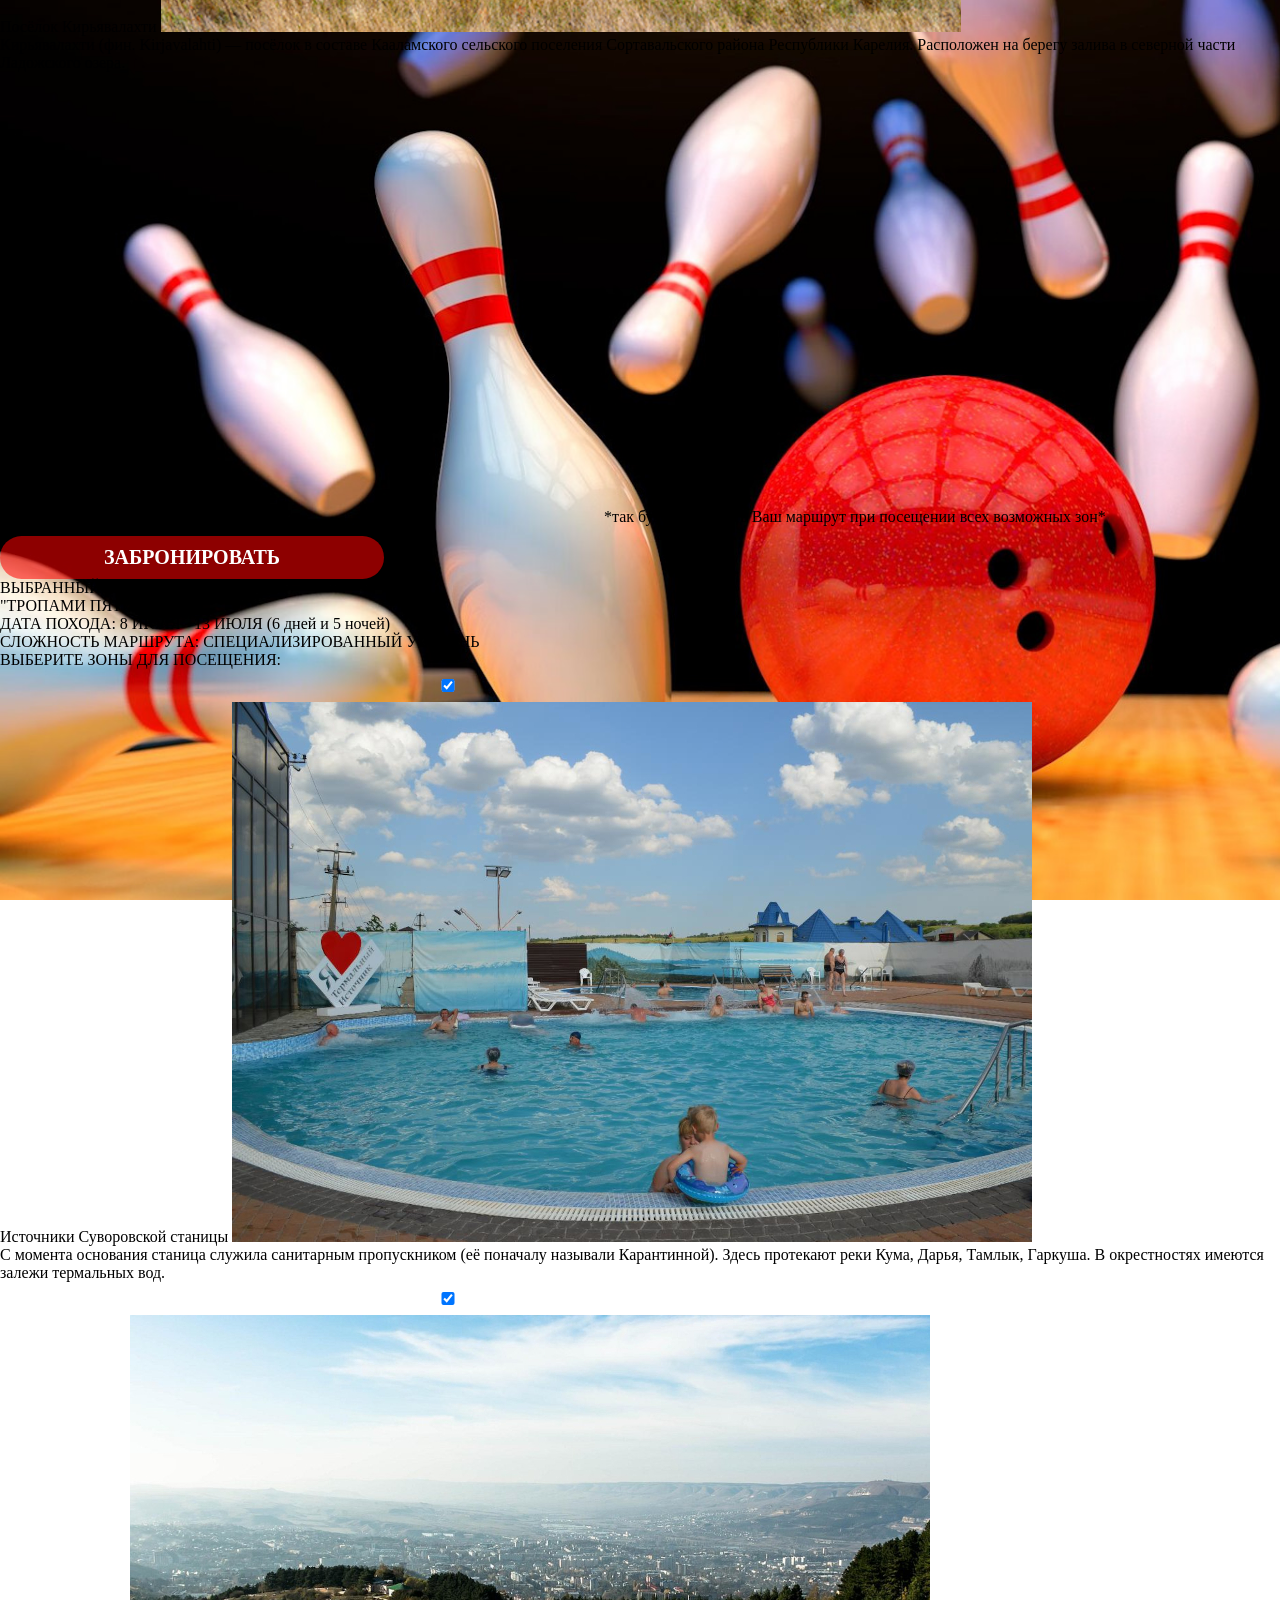
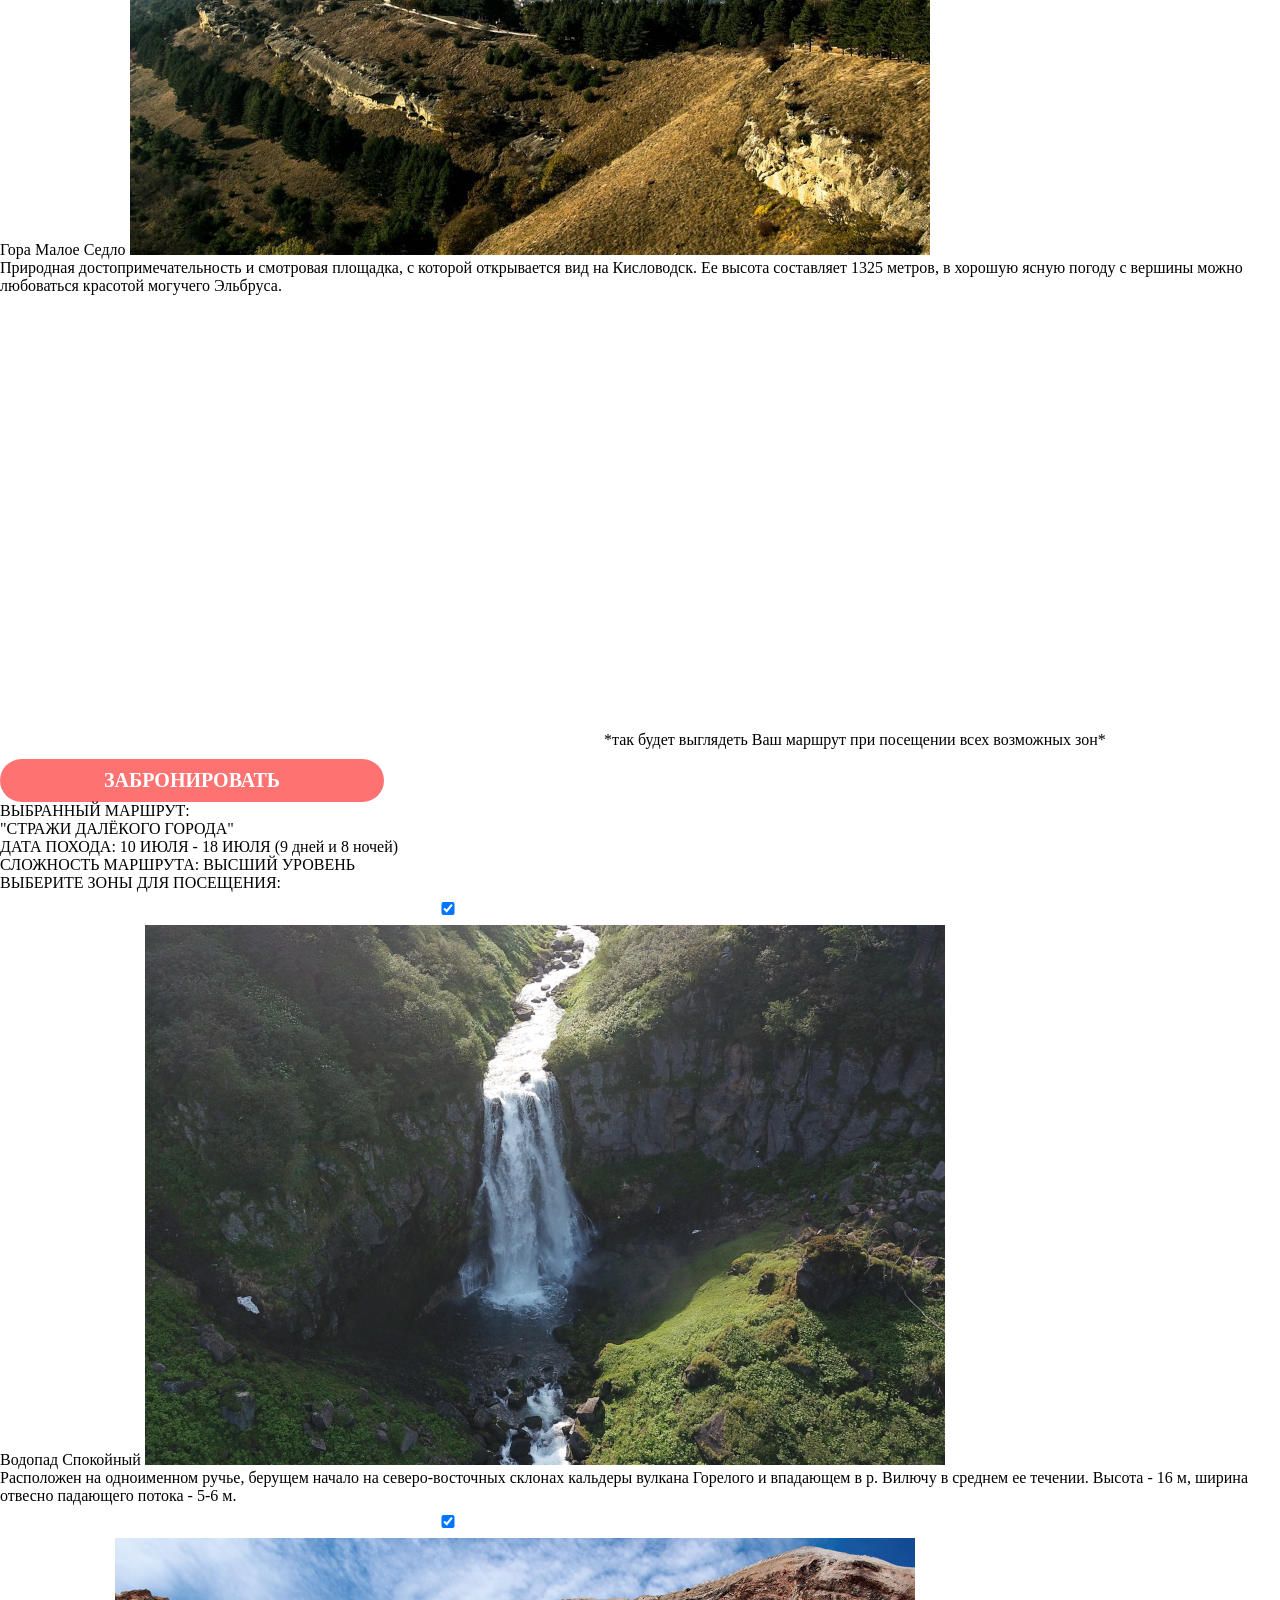
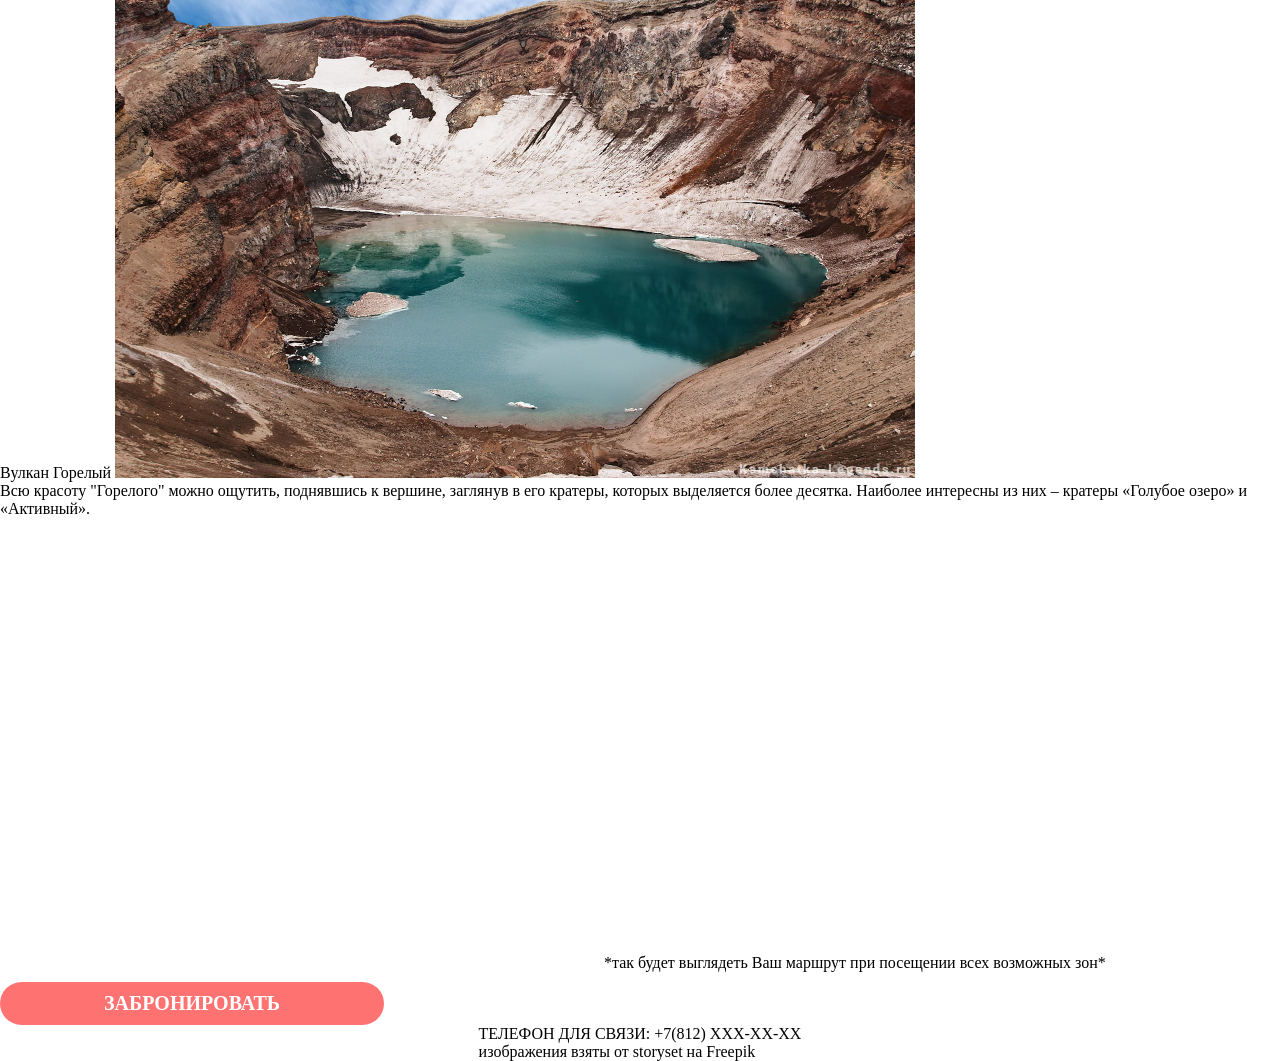
<file: seat.html>
<!DOCTYPE html>
<html lang="ru">
<head>
	<meta charset="UTF-8">
	<link rel='stylesheet' href='style.css'>
	<link rel="preconnect" href="https://fonts.googleapis.com">
	<link rel="preconnect" href="https://fonts.gstatic.com" crossorigin>
	<link href="https://fonts.googleapis.com/css2?family=Fira+Sans+Extra+Condensed:wght@400;500;800&display=swap" rel="stylesheet">
	<title>ТуристPro - выбор зон в маршруте</title>
</head>

<body>

    <div class='header'>
		<div class='container'>
			<div class='header-line'>
				<div class='header-logo'>
					<img src="logo.png" alt="" class="logo">
				</div>
				
				<div class='navs'>
					<a class='nav-items' href="index.html">ГЛАВНАЯ</a>
				</div>
			</div>
		</div>
	</div>

	<script>
		const place=localStorage.getItem('placeend');
		localStorage.removeItem('vybor1');
        localStorage.removeItem('vybor2');
	</script>
	
	<div id="myBtnContainer1">
		<button class="but all" onclick="filterSelection('all')">all</button>
        <button class="but voronejpl" onclick="filterSelection('voronejpl')">voronej</button>
        <button class="but careliapl" onclick="filterSelection('careliapl')">carelia</button>
        <button class="but patpl" onclick="filterSelection('patpl')">pat</button>
        <button class="but kappl" onclick="filterSelection('kappl')">kap</button>
    </div>

	<div class="boxmasrh">
		<!-- voronejpl -->
		<div class="filtermarsh voronejpl">
			<div class="marshbg">
				<div class="vmarsh1">
					ВЫБРАННЫЙ МАРШРУТ:
				</div>
				<div class="nmarsh1">
					"ПОИСК НАСТОЯЩИХ СОКРОВИЩ"
				</div>
				<div class="dtmarsh1">
					ДАТА ПОХОДА: 5 ИЮЛЯ - 8 ИЮЛЯ (4 дня и 3 ночи)
				</div>
				<div class="harder1">
					СЛОЖНОСТЬ МАРШРУТА: НАЧАЛЬНЫЙ УРОВЕНЬ
				</div>
			</div>
			<form id="marshf1">
				<div class="zons1">
					<div class="marshvar1">ВЫБЕРИТЕ ЗОНЫ ДЛЯ ПОСЕЩЕНИЯ:</div>
					<div class="m11">
						<input id="zon11" type="checkbox" class="zona11" name="zon11" value="svit" checked="checked">
						<label class="zonas11" for="zon11">"Свитский корпус"</label>
						<img src="svits.jpg" alt="" class="imgsvits">
						<div class="svitop">
							Новый отреставрированный Свитский корпус в замке Ольденбургских (Рамонь). Там есть подлинные рисунки Ольги Куликовской и другие артефакты. Корпус был открыт после долгой реставрации в 2016 году.
						</div>
					</div>
					<div class="m11">
						<input id="zon12" type="checkbox" class="zona12" name="zon12" value="shatr" checked="checked">
						<label class="zonas12" for="zon12">Шатрище</label>
						<img src="shatr.jpg" alt="" class="imgsvits">
						<div class="svitop">
							Гора Шатрище — уникальный меловой останец, геоморфологический памятник, известный среди путешественников как «Шатер-гора». Шатрище имеет практически правильную конусообразную форму.
						</div>
					</div>
				</div>
				<div class="marsh1map">
					<iframe class="marshmap1" src="https://www.google.com/maps/embed?pb=!1m74!1m12!1m3!1d636928.7531038371!2d38.83709708711224!3d51.4213725966475!2m3!1f0!2f0!3f0!3m2!1i1024!2i768!4f13.1!4m59!3e2!4m5!1s0x413b2f1bb130c447%3A0xbc2247af267ac63a!2z0JLQvtGA0L7QvdC10LYtMQ!3m2!1d51.6795395!2d39.206261999999995!4m5!1s0x413b1fd719753e23%3A0x278c56be1a679e69!2z0JTQstC-0YDRhtC-0LLRi9C5INC60L7QvNC_0LvQtdC60YEg0J7Qu9GM0LTQtdC90LHRg9GA0LPRgdC60LjRhQ!3m2!1d51.9081611!2d39.340256!4m5!1s0x413b1fa23295b691%3A0x8420f472db5c947a!2z0KHQstC40YLRgdC60LjQuSDQutC-0YDQv9GD0YE!3m2!1d51.9080358!2d39.3394804!4m5!1s0x413b1ca47eb76cfb%3A0xf841b2c91fa7d19!2z0JLQvtGA0L7QvdC10LbRgdC60LjQuSDQs9C-0YHRg9C00LDRgNGB0YLQstC10L3QvdGL0Lkg0L_RgNC40YDQvtC00L3Ri9C5INCx0LjQvtGB0YTQtdGA0L3Ri9C5INC30LDQv9C-0LLQtdC00L3QuNC6INC40LzQtdC90Lgg0JIu0JwuINCf0LXRgdC60L7QstCw!3m2!1d51.902076799999996!2d39.5564676!4m5!1s0x412361167c1afb01%3A0x28e9a5f94862b2f7!2z0LPQvtGA0LAg0KjQsNGC0YDQuNGJ0LU!3m2!1d50.9691232!2d39.425999399999995!4m5!1s0x4123620b32e4aa31%3A0x2706b165edce577e!2z0KbQtdGA0LrQvtCy0Ywg0KHQuNGG0LjQu9C40LnRgdC60L7QuSDQuNC60L7QvdGLINCR0L7QttC40LXQuSDQnNCw0YLQtdGA0Lg!3m2!1d50.9667403!2d39.2927104!4m5!1s0x41236268b9362c43%3A0xbc810ec5ec5f09de!2z0JTQuNCy0L3QvtCz0L7RgNGM0LU!3m2!1d50.952274499999994!2d39.2918762!4m5!1s0x41249e243c46b1a3%3A0xa3c4801c527801c!2z0JrQvtC_0LDQvdC40YnQtQ!3m2!1d51.005042499999995!2d39.3431844!4m5!1s0x413b2f5ce874e813%3A0x48d94c0efba762bd!2z0JLQvtGA0L7QvdC10LY!3m2!1d51.668348699999996!2d39.1919288!4m3!3m2!1d51.6797129!2d39.206373299999996!5e0!3m2!1sru!2sru!4v1684852539842!5m2!1sru!2sru" width="600" height="450" style="border:0;" allowfullscreen="" loading="lazy" referrerpolicy="no-referrer-when-downgrade"></iframe>
					*так будет выглядеть Ваш маршрут при посещении всех возможных зон*
				</div>
				<div class="buttonbr">
					<button type="submit" id="buto1" class="bron1" data-href="booking.html">ЗАБРОНИРОВАТЬ</button>
				</div>
				<script>
					const but1=document.getElementById("buto1")
					but1.addEventListener('click', function() {
						if (zon11.checked) {
							const formm=document.getElementById('marshf1');
							const vybor1=document.getElementById('zon11');
							formm.addEventListener('submit',function(e) {
								e.preventDefault();
								const vybor1value=vybor1.value;
								localStorage.setItem('vybor1',vybor1value);
								window.location.href="booking.html";
							})
						} else {
							const formm=document.getElementById('marshf1');
							const vybor1=document.getElementById('zon11');
							formm.addEventListener('submit',function(e) {
								e.preventDefault();
								const vybor1value=vybor1.value;
								localStorage.removeItem('vybor1');
								window.location.href="booking.html";
							})
						}
						var element2=document.querySelector(".zona12");
						if (zon12.checked) {
							const formm=document.getElementById('marshf1');
							const vybor2=document.getElementById('zon12');
							formm.addEventListener('submit',function(e) {
								e.preventDefault();
								const vybor2value=vybor2.value;
								localStorage.setItem('vybor2',vybor2value);
								window.location.href="booking.html";
							})
						} else {
							const formm=document.getElementById('marshf1');
							const vybor1=document.getElementById('zon11');
							formm.addEventListener('submit',function(e) {
								e.preventDefault();
								const vybor1value=vybor1.value;
								localStorage.removeItem('vybor2');
								window.location.href="booking.html";
							})
						}
					})
				</script>
			</form>
		</div>
	</div>

	<div class="boxmasrh">
		<!-- careliapl -->
		<div class="filtermarsh careliapl">
			<div class="marshbg">
				<div class="vmarsh1">
					ВЫБРАННЫЙ МАРШРУТ:
				</div>
				<div class="nmarsh1">
					"ПЁТСЁВААРА - ЦАРСТВО ГОРНЫХ ТРОЛЛЕЙ"
				</div>
				<div class="dtmarsh1">
					ДАТА ПОХОДА: 2 ИЮЛЯ - 3 ИЮЛЯ (2 дня и 1 ночь)
				</div>
				<div class="harder1">
					СЛОЖНОСТЬ МАРШРУТА: БАЗОВЫЙ УРОВЕНЬ
				</div>
			</div>
			<form id="marshf2">
				<div class="zons1">
					<div class="marshvar1">ВЫБЕРИТЕ ЗОНЫ ДЛЯ ПОСЕЩЕНИЯ:</div>
					<div class="m11">
						<input id="zon21" type="checkbox" class="zona21" name="zon21" value="hack" checked="checked">
						<label class="zonas11" for="zon21">Озеро Хауккаярви</label>
						<img src="hack.jpg" alt="" class="imgsvits">
						<div class="svitop">
							Озеро весьма интересно для прогулок из-за своих скалистых берегов. Оно образовано в скальных трещинах, поэтому имеет сильно вытянутую форму. Вокруг озера есть насколько полян для отдыха.
						</div>
					</div>
					<div class="m11">
						<input id="zon22" type="checkbox" class="zona22" name="zon22" value="kirya" checked="checked">
						<label class="zonas11" for="zon22">Посёлок Кирьявалахти</label>
						<img src="kirya.jpg" alt="" class="imgsvits">
						<div class="svitop">
							Кирьявалахти (фин. Kirjavalahti) — посёлок в составе Кааламского сельского поселения Сортавальского района Республики Карелия. Расположен на берегу залива в северной части Ладожского озера.
						</div>
					</div>
				</div>
				<div class="marsh1map">
					<iframe class="marshmap1" src="https://www.google.com/maps/embed?pb=!1m70!1m12!1m3!1d992323.0121430666!2d29.10013695651602!3d60.937118918775155!2m3!1f0!2f0!3f0!3m2!1i1024!2i768!4f13.1!4m55!3e2!4m5!1s0x4696378cc74a65ed%3A0x6dc7673fab848eff!2z0KHQsNC90LrRgi3Qn9C10YLQtdGA0LHRg9GA0LM!3m2!1d59.9310584!2d30.3609096!4m5!1s0x469942b9662fbb9f%3A0x90bb720f87f1b487!2z0L7Qt9C10YDQviDQr9C90LjRgdGK0Y_RgNCy0Lg!3m2!1d61.953398099999994!2d30.9832371!4m5!1s0x469912b4efa0ab9d%3A0x5dbf35432247775!2z0KXQsNGA0LvRgw!3m2!1d61.8099494!2d30.9377106!4m5!1s0x46997282f0b624bb%3A0xa94a2cef9dbae414!2z0KXQsNGD0LrQutCw0Y_RgNCy0Lgg0L7Qt9C10YDQvg!3m2!1d61.803788299999994!2d30.8415502!4m5!1s0x46999c08d058beb9%3A0xb1c61fa7374b7103!2z0L7Qt9C10YDQviDQn9C40YLQutGP0Y_RgNCy0Lg!3m2!1d61.603618399999995!2d30.4064917!4m5!1s0x4699726941a17ed1%3A0x5195ed8eb6124f7a!2z0L7Qt9C10YDQviDQoNC40YHRgtC40Y_RgNCy0Lg!3m2!1d61.799509699999994!2d30.767057899999998!4m5!1s0x46997259d66a307f%3A0xe53da5e85b869482!2z0JrQuNGA0YzRj9Cy0LDQu9Cw0YXRgtC4!3m2!1d61.7815817!2d30.781755099999998!4m5!1s0x4699653dd239fd8d%3A0x59b6e37b4b6ce7b3!2z0KHQvtGA0YLQsNCy0LDQu9Cw!3m2!1d61.706490599999995!2d30.697916!4m5!1s0x4696378cc74a65ed%3A0x6dc7673fab848eff!2z0KHQsNC90LrRgi3Qn9C10YLQtdGA0LHRg9GA0LM!3m2!1d59.9310584!2d30.3609096!5e0!3m2!1sru!2sru!4v1685107433209!5m2!1sru!2sru" width="600" height="450" style="border:0;" allowfullscreen="" loading="lazy" referrerpolicy="no-referrer-when-downgrade"></iframe>
					*так будет выглядеть Ваш маршрут при посещении всех возможных зон*
				</div>
				<div class="buttonbr">
					<button type="submit" id="buto2" class="bron1" data-href="booking.html">ЗАБРОНИРОВАТЬ</button>
				</div>
				<script>
					const but2=document.getElementById("buto2")
					but2.addEventListener('click', function() {
						if (zon21.checked) {
							const formm=document.getElementById('marshf2');
							const vybor1=document.getElementById('zon21');
							formm.addEventListener('submit',function(e) {
								e.preventDefault();
								const vybor1value=vybor1.value;
								localStorage.setItem('vybor1',vybor1value);
								window.location.href="booking.html";
							})
						} else {
							const formm=document.getElementById('marshf2');
							const vybor1=document.getElementById('zon21');
							formm.addEventListener('submit',function(e) {
								e.preventDefault();
								const vybor1value=vybor1.value;
								localStorage.removeItem('vybor1');
								window.location.href="booking.html";
							})
						}
						if (zon22.checked) {
							const formm=document.getElementById('marshf2');
							const vybor2=document.getElementById('zon22');
							formm.addEventListener('submit',function(e) {
								e.preventDefault();
								const vybor2value=vybor2.value;
								localStorage.setItem('vybor2',vybor2value);
								window.location.href="booking.html";
							})
						} else {
							const formm=document.getElementById('marshf2');
							const vybor1=document.getElementById('zon21');
							formm.addEventListener('submit',function(e) {
								e.preventDefault();
								const vybor1value=vybor1.value;
								localStorage.removeItem('vybor2');
								window.location.href="booking.html";
							})
						}
					})
				</script>
			</form>
		</div>
	</div>

	<div class="boxmasrh">
		<!-- patpl -->
		<div class="filtermarsh patpl">
			<div class="marshbg">
				<div class="vmarsh1">
					ВЫБРАННЫЙ МАРШРУТ:
				</div>
				<div class="nmarsh1">
					"ТРОПАМИ ПЯТИГОРИИ"
				</div>
				<div class="dtmarsh1">
					ДАТА ПОХОДА: 8 ИЮЛЯ - 13 ИЮЛЯ (6 дней и 5 ночей)
				</div>
				<div class="harder1">
					СЛОЖНОСТЬ МАРШРУТА: СПЕЦИАЛИЗИРОВАННЫЙ УРОВЕНЬ
				</div>
			</div>
			<form id="marshf3">
				<div class="zons1">
					<div class="marshvar1">ВЫБЕРИТЕ ЗОНЫ ДЛЯ ПОСЕЩЕНИЯ:</div>
					<div class="m11">
						<input id="zon31" type="checkbox" class="zona31" name="zon31" value="suvstan" checked="checked">
						<label class="zonas11" for="zon31">Источники Суворовской станицы</label>
						<img src="suvstan.jpg" alt="" class="imgsvits">
						<div class="svitop">
							С момента основания станица служила санитарным пропускником (её поначалу называли Карантинной). Здесь протекают реки Кума, Дарья, Тамлык, Гаркуша. В окрестностях имеются залежи термальных вод.
						</div>
					</div>
					<div class="m11">
						<input id="zon32" type="checkbox" class="zona32" name="zon32" value="malsed" checked="checked">
						<label class="zonas11" for="zon32">Гора Малое Седло</label>
						<img src="malsed.jpg" alt="" class="imgsvits">
						<div class="svitop">
							Природная достопримечательность и смотровая площадка, с которой открывается вид на Кисловодск. Ее высота составляет 1325 метров, в хорошую ясную погоду с вершины можно любоваться красотой могучего Эльбруса.
						</div>
					</div>
				</div>
				<div class="marsh1map">
					<iframe class="marshmap1" src="https://www.google.com/maps/embed?pb=!1m76!1m12!1m3!1d367023.9094657616!2d42.56665508581409!3d44.05497918368978!2m3!1f0!2f0!3f0!3m2!1i1024!2i768!4f13.1!4m61!3e2!4m5!1s0x4057a389051f9f15%3A0xce4d3adc1d5edab8!2z0JzQuNC90LXRgNCw0LvRjNC90YvQtSDQktC-0LTRiw!3m2!1d44.211675!2d43.1238527!4m5!1s0x4057762a50e3030d%3A0x5dad6f4a0bf09184!2z0J_Rj9GC0LjQs9C-0YDRgdC6!3m2!1d44.0498933!2d43.039636!4m5!1s0x405792ca910a9ad5%3A0x404523430d402c79!2z0KHRg9Cy0L7RgNC-0LLRgdC60LDRjw!3m2!1d44.1945318!2d42.6615444!4m5!1s0x4057760fb975b7bb%3A0x715a10b1c708df6d!2z0JzQsNGI0YPQuiwg0J_Rj9GC0LjQs9C-0YDRgdC6!3m2!1d44.050889!2d43.088833!4m5!1s0x40582b11dc088b79%3A0xc4f8d356612c05c8!2z0JrQuNGB0LvQvtCy0L7QtNGB0Lo!3m2!1d43.9055914!2d42.7159184!4m5!1s0x40582b28a2ff26f3%3A0x572172aeea5d1dbe!2z0JzQsNC70L7QtSDRgdC10LTQu9C-!3m2!1d43.898244!2d42.7586489!4m5!1s0x40579f07d2777f7d%3A0xdef3a9d9f6ddad17!2z0JbQtdC70LXQt9C90L7QstC-0LTRgdC6!3m2!1d44.1458333!2d42.998933199999996!4m5!1s0x405798954dc5c491%3A0x2c9e744b3081ac6b!2z0JPQvtGA0LAg0KDQsNC30LLQsNC70LrQsA!3m2!1d44.153055599999995!2d43.0344444!4m5!1s0x40579c341814dfef%3A0x4966d56752583b1a!2z0JHQtdGI0YLQsNGD!3m2!1d44.076839!2d43.0149!4m5!1s0x4057762a50e3030d%3A0x5dad6f4a0bf09184!2z0J_Rj9GC0LjQs9C-0YDRgdC6LCDQodGC0LDQstGA0L7Qv9C-0LvRjNGB0LrQuNC5INC60YDQsNC5!3m2!1d44.0498933!2d43.039636!5e0!3m2!1sru!2sru!4v1685110634495!5m2!1sru!2sru" width="600" height="450" style="border:0;" allowfullscreen="" loading="lazy" referrerpolicy="no-referrer-when-downgrade"></iframe>
					*так будет выглядеть Ваш маршрут при посещении всех возможных зон*
				</div>
				<div class="buttonbr">
					<button type="submit" id="buto3" class="bron1" data-href="booking.html">ЗАБРОНИРОВАТЬ</button>
				</div>
				<script>
					const but3=document.getElementById("buto3")
					but3.addEventListener('click', function() {
						if (zon31.checked) {
							const formm=document.getElementById('marshf3');
							const vybor1=document.getElementById('zon31');
							formm.addEventListener('submit',function(e) {
								e.preventDefault();
								const vybor1value=vybor1.value;
								localStorage.setItem('vybor1',vybor1value);
								window.location.href="booking.html";
							})
						} else {
							const formm=document.getElementById('marshf3');
							const vybor1=document.getElementById('zon31');
							formm.addEventListener('submit',function(e) {
								e.preventDefault();
								const vybor1value=vybor1.value;
								localStorage.removeItem('vybor1');
								window.location.href="booking.html";
							})
						}
						if (zon32.checked) {
							const formm=document.getElementById('marshf3');
							const vybor2=document.getElementById('zon32');
							formm.addEventListener('submit',function(e) {
								e.preventDefault();
								const vybor2value=vybor2.value;
								localStorage.setItem('vybor2',vybor2value);
								window.location.href="booking.html";
							})
						} else {
							const formm=document.getElementById('marshf3');
							const vybor1=document.getElementById('zon31');
							formm.addEventListener('submit',function(e) {
								e.preventDefault();
								const vybor1value=vybor1.value;
								localStorage.removeItem('vybor2');
								window.location.href="booking.html";
							})
						}
					})
				</script>
			</form>
		</div>
	</div>

	<div class="boxmasrh">
		<!-- kappl -->
		<div class="filtermarsh kappl">
			<div class="marshbg">
				<div class="vmarsh1">
					ВЫБРАННЫЙ МАРШРУТ:
				</div>
				<div class="nmarsh1">
					"СТРАЖИ ДАЛЁКОГО ГОРОДА"
				</div>
				<div class="dtmarsh1">
					ДАТА ПОХОДА: 10 ИЮЛЯ - 18 ИЮЛЯ (9 дней и 8 ночей)
				</div>
				<div class="harder1">
					СЛОЖНОСТЬ МАРШРУТА: ВЫСШИЙ УРОВЕНЬ
				</div>
			</div>
			<form id="marshf4">
				<div class="zons1">
					<div class="marshvar1">ВЫБЕРИТЕ ЗОНЫ ДЛЯ ПОСЕЩЕНИЯ:</div>
					<div class="m11">
						<input id="zon41" type="checkbox" class="zona41" name="zon41" value="vodspo" checked="checked">
						<label class="zonas11" for="zon41">Водопад Спокойный</label>
						<img src="vodspo.jpg" alt="" class="imgsvits">
						<div class="svitop">
							Расположен на одноименном ручье, берущем начало на северо-восточных склонах кальдеры вулкана Горелого и впадающем в р. Вилючу в среднем ее течении. Высота - 16 м, ширина отвесно падающего потока - 5-6 м.
						</div>
					</div>
					<div class="m11">
						<input id="zon42" type="checkbox" class="zona42" name="zon42" value="vulgor" checked="checked">
						<label class="zonas11" for="zon42">Вулкан Горелый</label>
						<img src="vulgor.jpg" alt="" class="imgsvits">
						<div class="svitop">
							Всю красоту "Горелого" можно ощутить, поднявшись к вершине, заглянув в его кратеры, которых выделяется более десятка. Наиболее интересны из них – кратеры «Голубое озеро» и «Активный».
						</div>
					</div>
				</div>
				<div class="marsh1map">
					<iframe class="marshmap1" src="https://www.google.com/maps/embed?pb=!1m66!1m12!1m3!1d1232280.7519506472!2d156.7438969478132!3d52.89805429767079!2m3!1f0!2f0!3f0!3m2!1i1024!2i768!4f13.1!4m51!3e2!4m5!1s0x58e1bff8c88f8763%3A0x37d858c050d596d2!2z0JXQu9C40LfQvtCy0L4sINCa0LDQvNGH0LDRgtGB0LrQuNC5INC60YDQsNC5!3m2!1d53.1890374!2d158.3825062!4m5!1s0x58e1b03b58feb6f9%3A0x346c1875b33f87d7!2z0J_QsNGA0LDRgtGD0L3QutCwLCDQmtCw0LzRh9Cw0YLRgdC60LjQuSDQutGA0LDQuQ!3m2!1d52.947444999999995!2d158.27311699999998!4m5!1s0x58e19f61535e73fd%3A0x6ae1129d1badfa0c!2z0KLRgNC4INCR0YDQsNGC0LAsINCa0LDQvNGH0LDRgtGB0LrQuNC5INC60YDQsNC5!3m2!1d52.893572799999994!2d158.7012102!4m3!3m2!1d52.5945593!2d158.0634419!4m5!1s0x58e0f00538c52e7d%3A0xcd6d5f34966355f1!2z0JPQvtGA0LXQu9GL0LksINCa0LDQvNGH0LDRgtGB0LrQuNC5INC60YDQsNC5!3m2!1d52.5575!2d158.0377777!4m5!1s0x58e184c6dfeee2cb%3A0xfd5779a6889dcbe8!2z0KXQsNC70LDQutGC0YvRgNGB0LrQuNC5INCf0LvRj9C2LCDQmtCw0LzRh9Cw0YLRgdC60LjQuSDQutGA0LDQuQ!3m2!1d52.999323399999994!2d158.86146639999998!4m3!3m2!1d53.3082973!2d158.5368527!4m5!1s0x58e199fa624a92cd%3A0x130f471bcd14a21!2z0J_QtdGC0YDQvtC_0LDQstC70L7QstGB0Lot0JrQsNC80YfQsNGC0YHQutC40Lk!3m2!1d53.058399699999995!2d158.6320734!4m5!1s0x58e1bff8c88f8763%3A0x37d858c050d596d2!2z0JXQu9C40LfQvtCy0L4sINCa0LDQvNGH0LDRgtGB0LrQuNC5INC60YDQsNC5!3m2!1d53.1890374!2d158.3825062!5e0!3m2!1sru!2sru!4v1685112761502!5m2!1sru!2sru" width="600" height="450" style="border:0;" allowfullscreen="" loading="lazy" referrerpolicy="no-referrer-when-downgrade"></iframe>
					*так будет выглядеть Ваш маршрут при посещении всех возможных зон*
				</div>
				<div class="buttonbr">
					<button type="submit" id="buto4" class="bron1" data-href="booking.html">ЗАБРОНИРОВАТЬ</button>
				</div>
				<script>
					const but4=document.getElementById("buto4")
					but4.addEventListener('click', function() {
						if (zon41.checked) {
							const formm=document.getElementById('marshf4');
							const vybor1=document.getElementById('zon41');
							formm.addEventListener('submit',function(e) {
								e.preventDefault();
								const vybor1value=vybor1.value;
								localStorage.setItem('vybor1',vybor1value);
								window.location.href="booking.html";
							})
						} else {
							const formm=document.getElementById('marshf4');
							const vybor1=document.getElementById('zon41');
							formm.addEventListener('submit',function(e) {
								e.preventDefault();
								const vybor1value=vybor1.value;
								localStorage.removeItem('vybor1');
								window.location.href="booking.html";
							})
						}
						if (zon42.checked) {
							const formm=document.getElementById('marshf4');
							const vybor2=document.getElementById('zon42');
							formm.addEventListener('submit',function(e) {
								e.preventDefault();
								const vybor2value=vybor2.value;
								localStorage.setItem('vybor2',vybor2value);
								window.location.href="booking.html";
							})
						} else {
							const formm=document.getElementById('marshf4');
							const vybor1=document.getElementById('zon41');
							formm.addEventListener('submit',function(e) {
								e.preventDefault();
								const vybor1value=vybor1.value;
								localStorage.removeItem('vybor2');
								window.location.href="booking.html";
							})
						}
					})
				</script>
			</form>
		</div>
	</div>

	<script src="script2.js"></script>

	<div class="fouter">
		<div class="fouternum">
			ТЕЛЕФОН ДЛЯ СВЯЗИ: +7(812) ХХХ-ХХ-ХХ 
		</div>
		<div class="foutero">
			изображения взяты от storyset на Freepik
		</div>
	</div>

</body>
</html>
</file>
<file: style.css>
* {
    margin: 0;
    padding: 0;
    font-family: 'Bahnschrift Condensed';
}
/* button.but {
    display: none;
}
input.checkbox:checked ~ button.but {
    display: block;
} */
.but.open {
    display: block;
}
.but.close {
    display: none;
}
body {
    background-image: url("1dAAAgEpleA-1920.jpg");
    background-repeat: no-repeat;
    background-size: cover;
    height: 100vh;
    align-items: center;
    justify-content: center;
    display: flex;
    flex-direction: column;
}
#mainform {
    background-color: rgba(255, 255, 255, 0.689);
    width: 50%;
    height: 50%;
    align-items: center;
    display: flex;
    justify-content: center;
    border-radius: 50px;
    flex-direction: column;
}
h1 {
    font-size: 40px;
    padding-bottom: 30px;
}
input {
    margin-bottom: 10px;
    margin-top: 10px;
    font-size: 20px;
    border-radius: 50px;
    border: none;
    padding: 5px;
    width: 70%;
    align-items: center;
    display: flex;
}
input:valid {
    border-width: 10px;
    border: double rgba(87, 245, 87, 0.485); 
}
#forma {
    width: 70%;
}
#stroke {
    display: flex;
    flex-direction: row;
    align-items: center;
}
h2 {
    font-size: 20px;
}
.checkbox {
    margin-left: -210px;
}
button {
    border: none;
    border-radius: 50px;
    padding: 10px;
    width: 30%;
    font-weight: 900;
    color: white;
    font-size: 20px;
    margin-top: 10px;
    background-color: rgba(255, 0, 0, 0.551);
    transition: background-color 0.3s;
}
button:hover {
    cursor: pointer;
    background-color: red;

}
select {
    border:none;
    border-radius: 20px;
    font-size: 15px;
    padding: 5px;
}
footer {
    background-color: rgba(0, 0, 0, 0.729);
    position: fixed;
    bottom: 0;
    height: 100px;
    width: 100%;
    color: white;
    align-items: center;
    justify-content: center;
    display: flex;
}
header {
    background-color: rgba(0, 0, 0, 0.732);
    position: fixed;
    top: 0;
    height: 100px;
    width: 100%;
    color: white;
    align-items: center;
    justify-content: center;
    display: flex;
    font-size: 25px;
}
</file>
